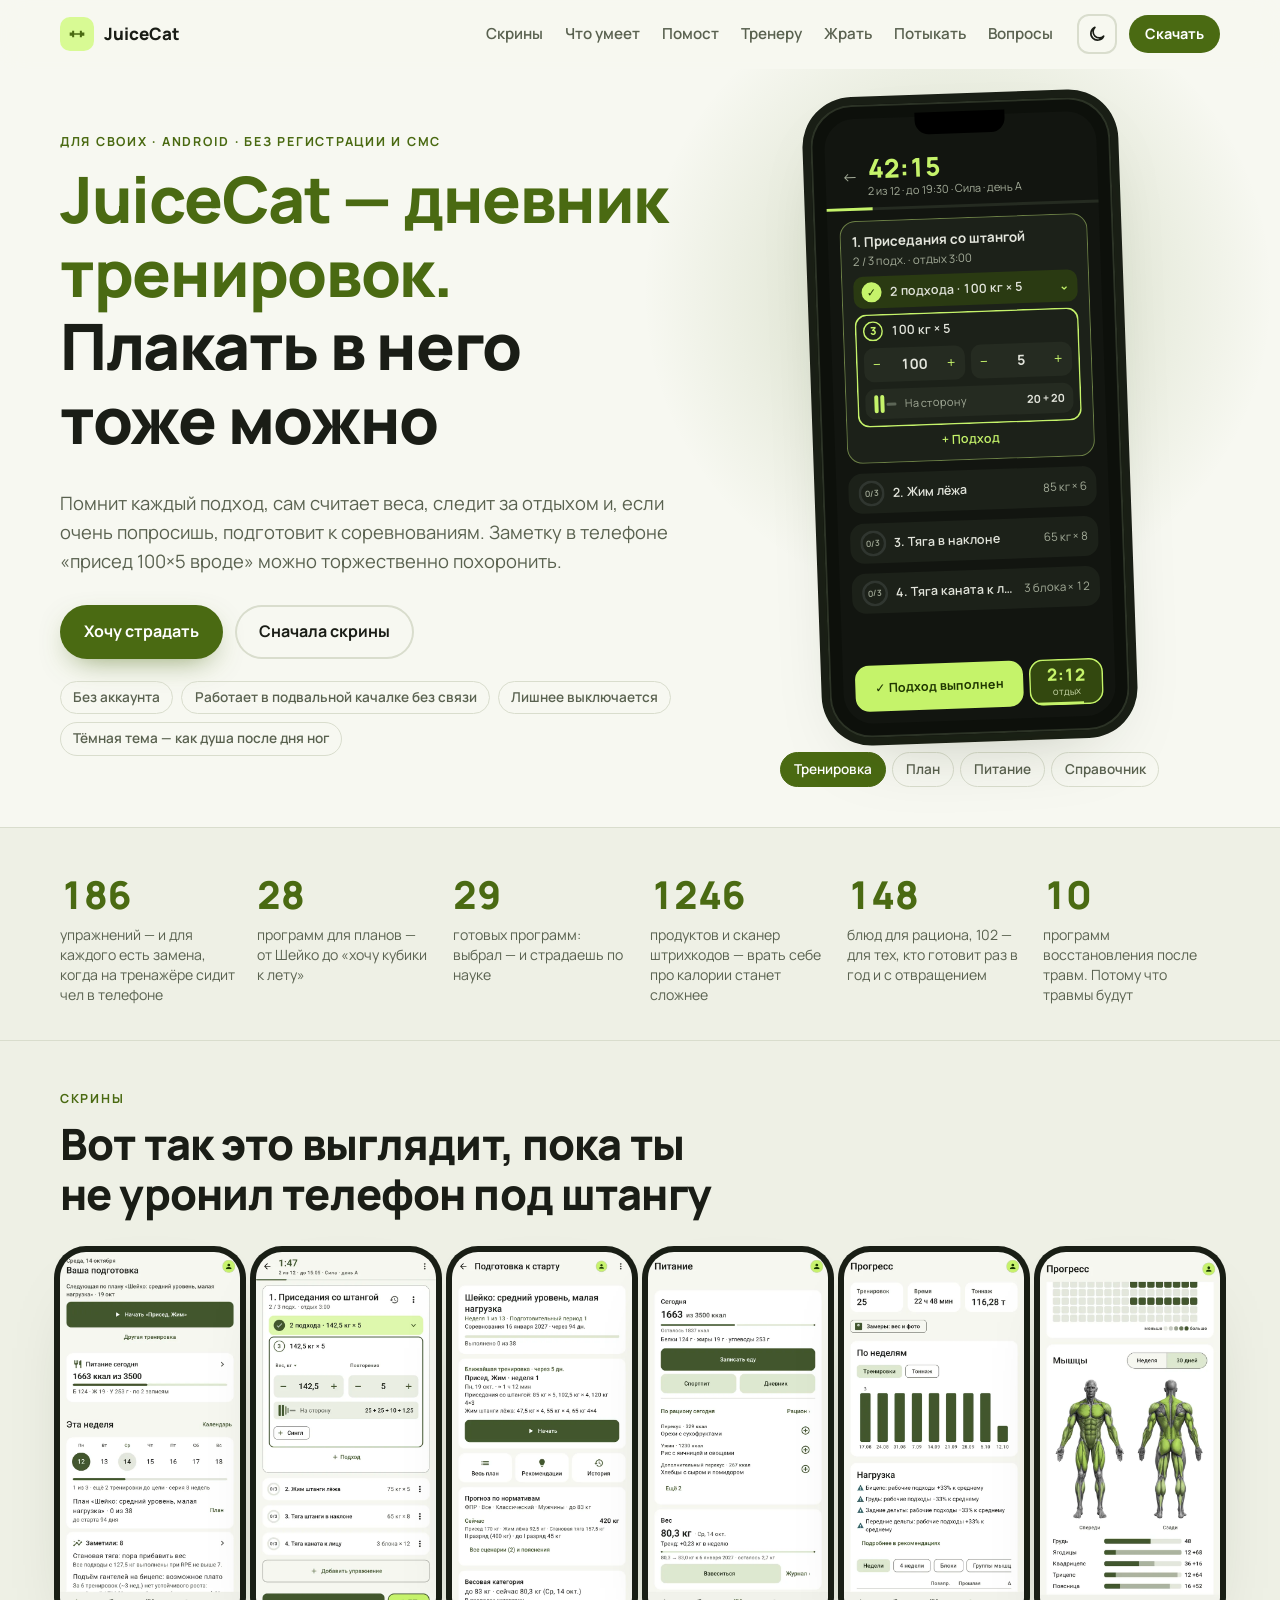
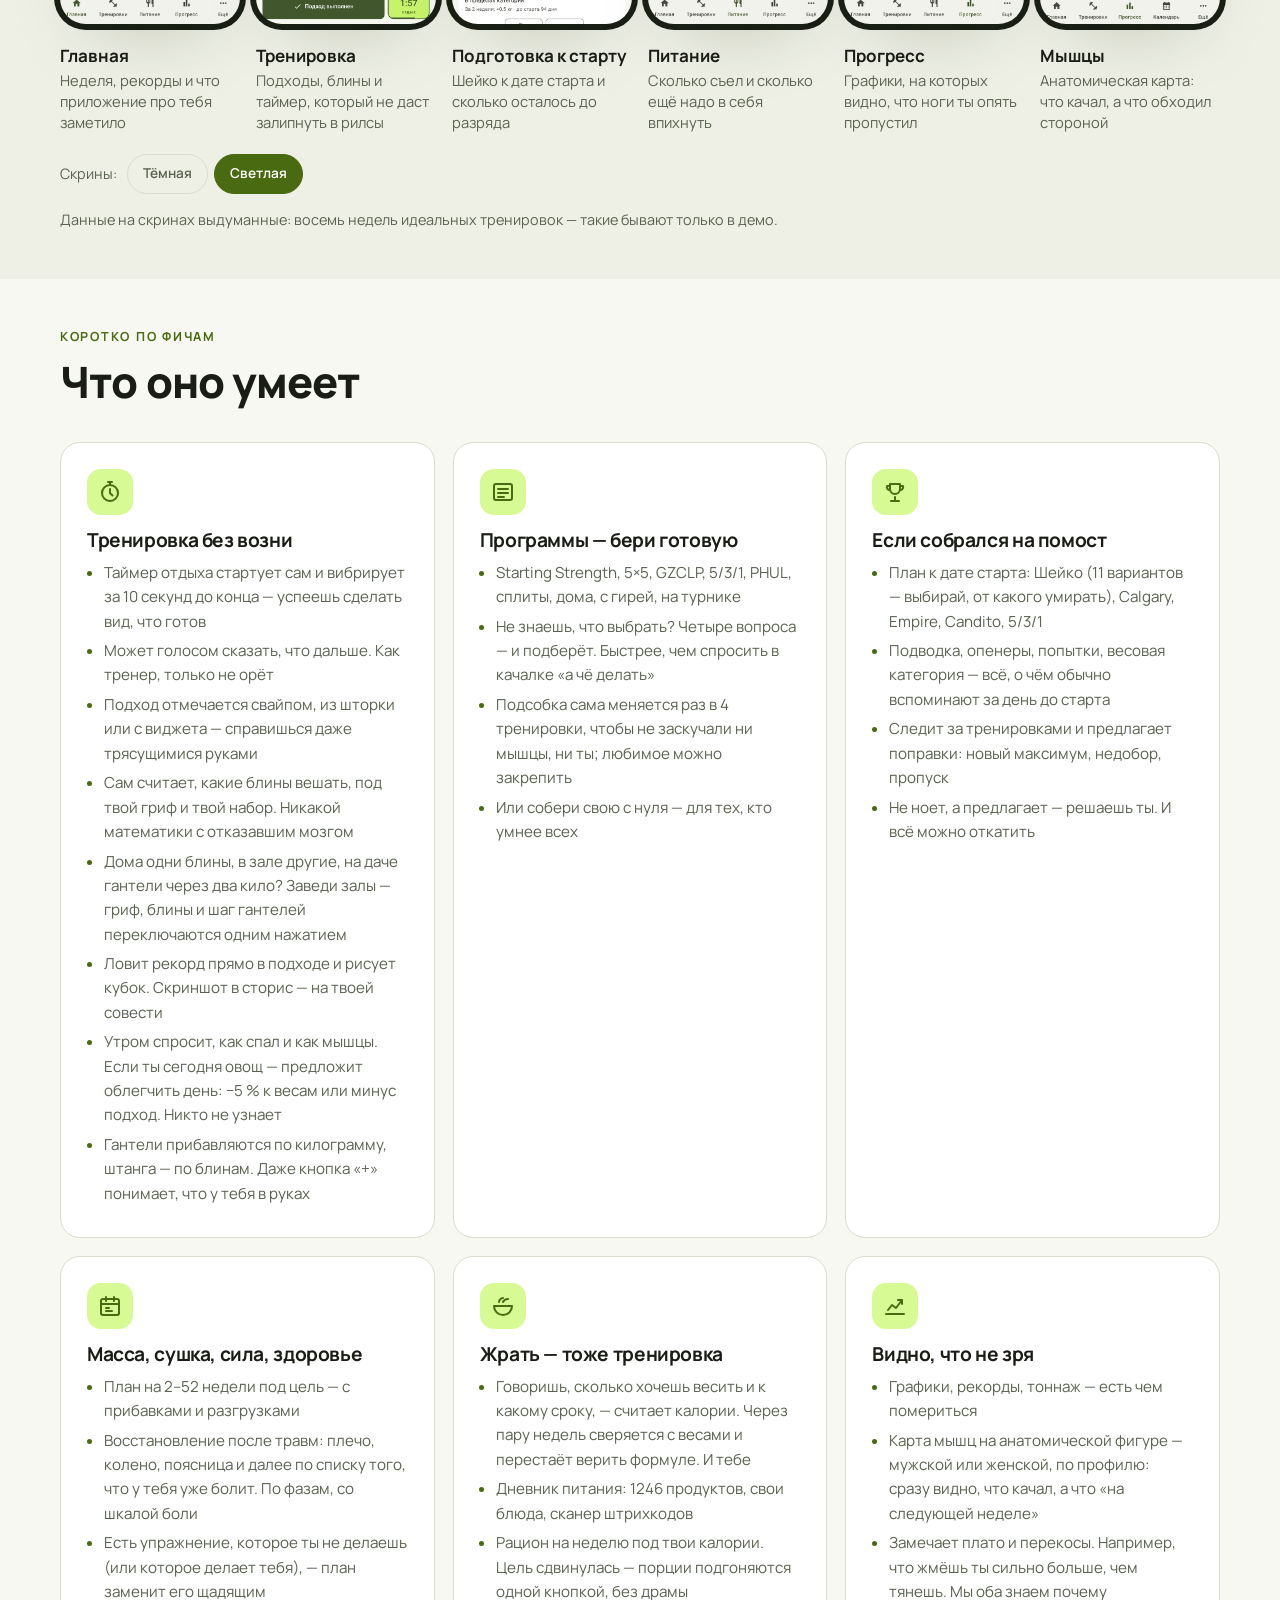
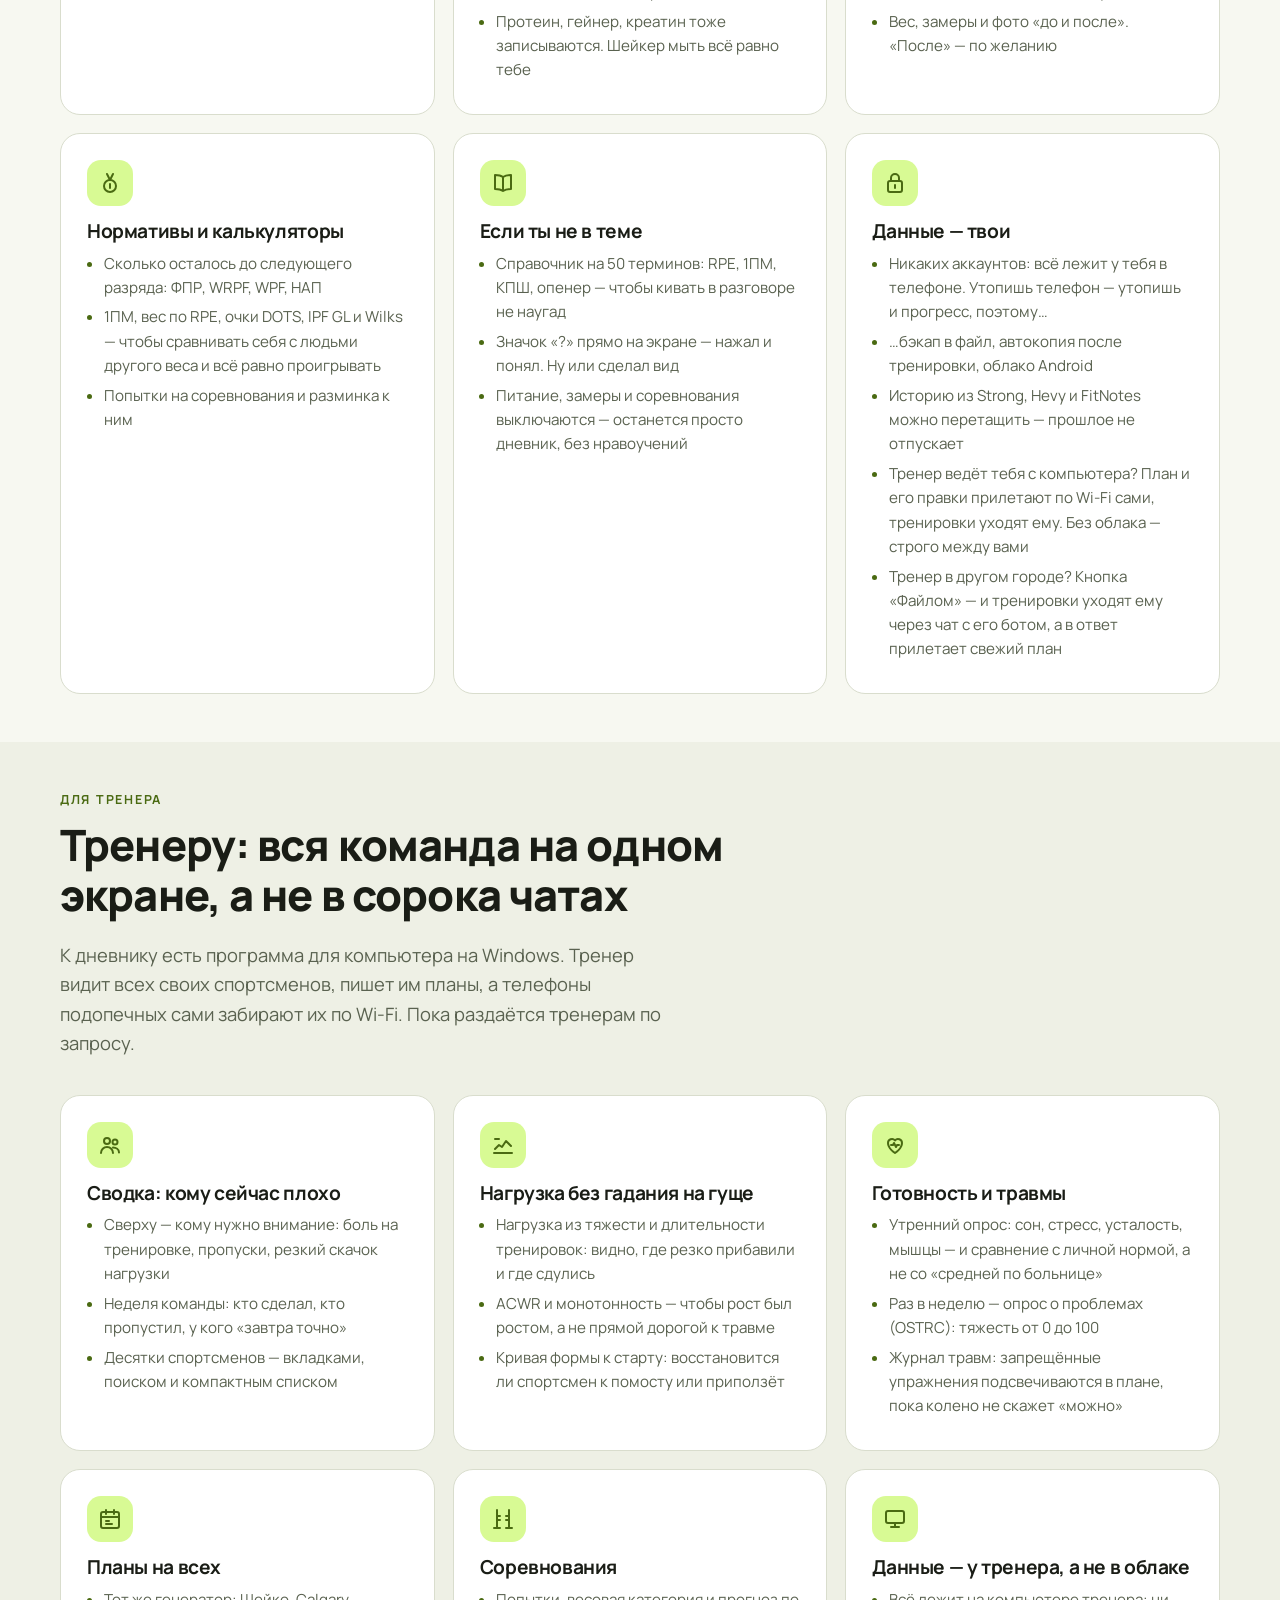
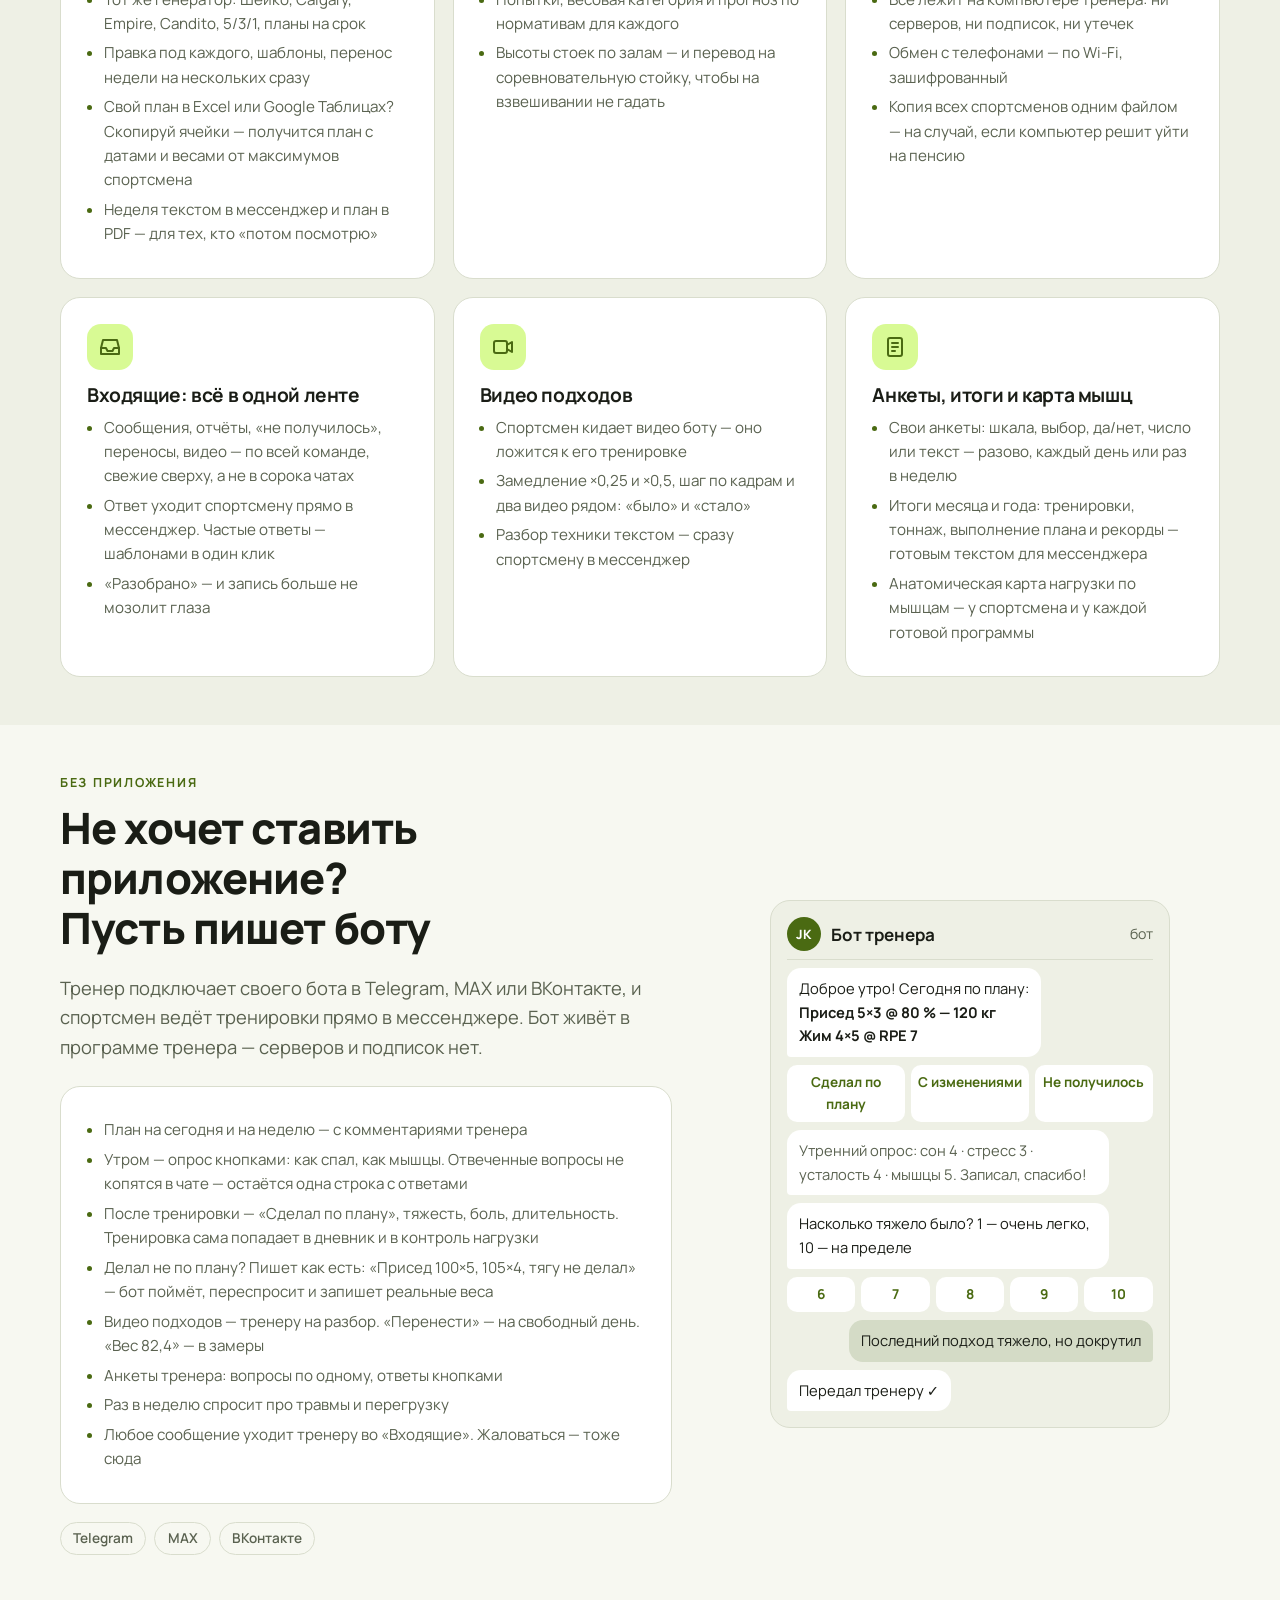
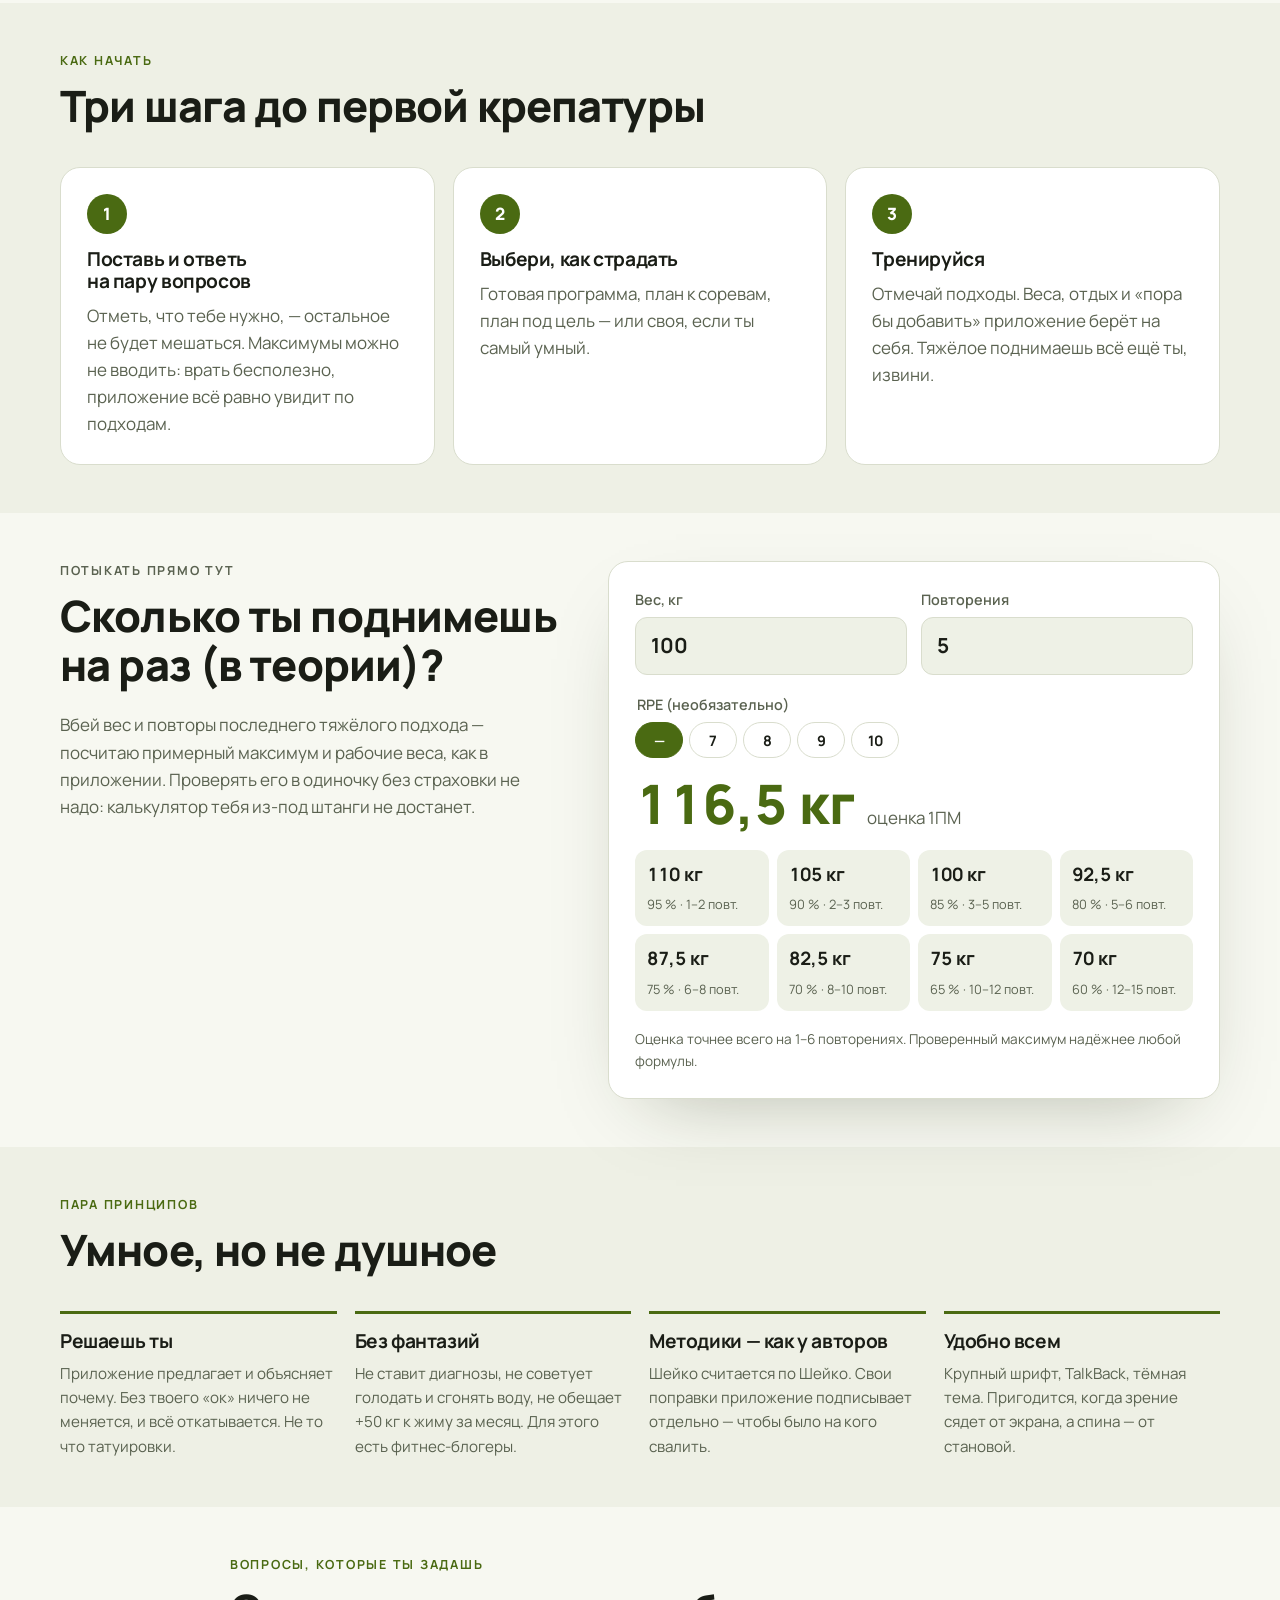
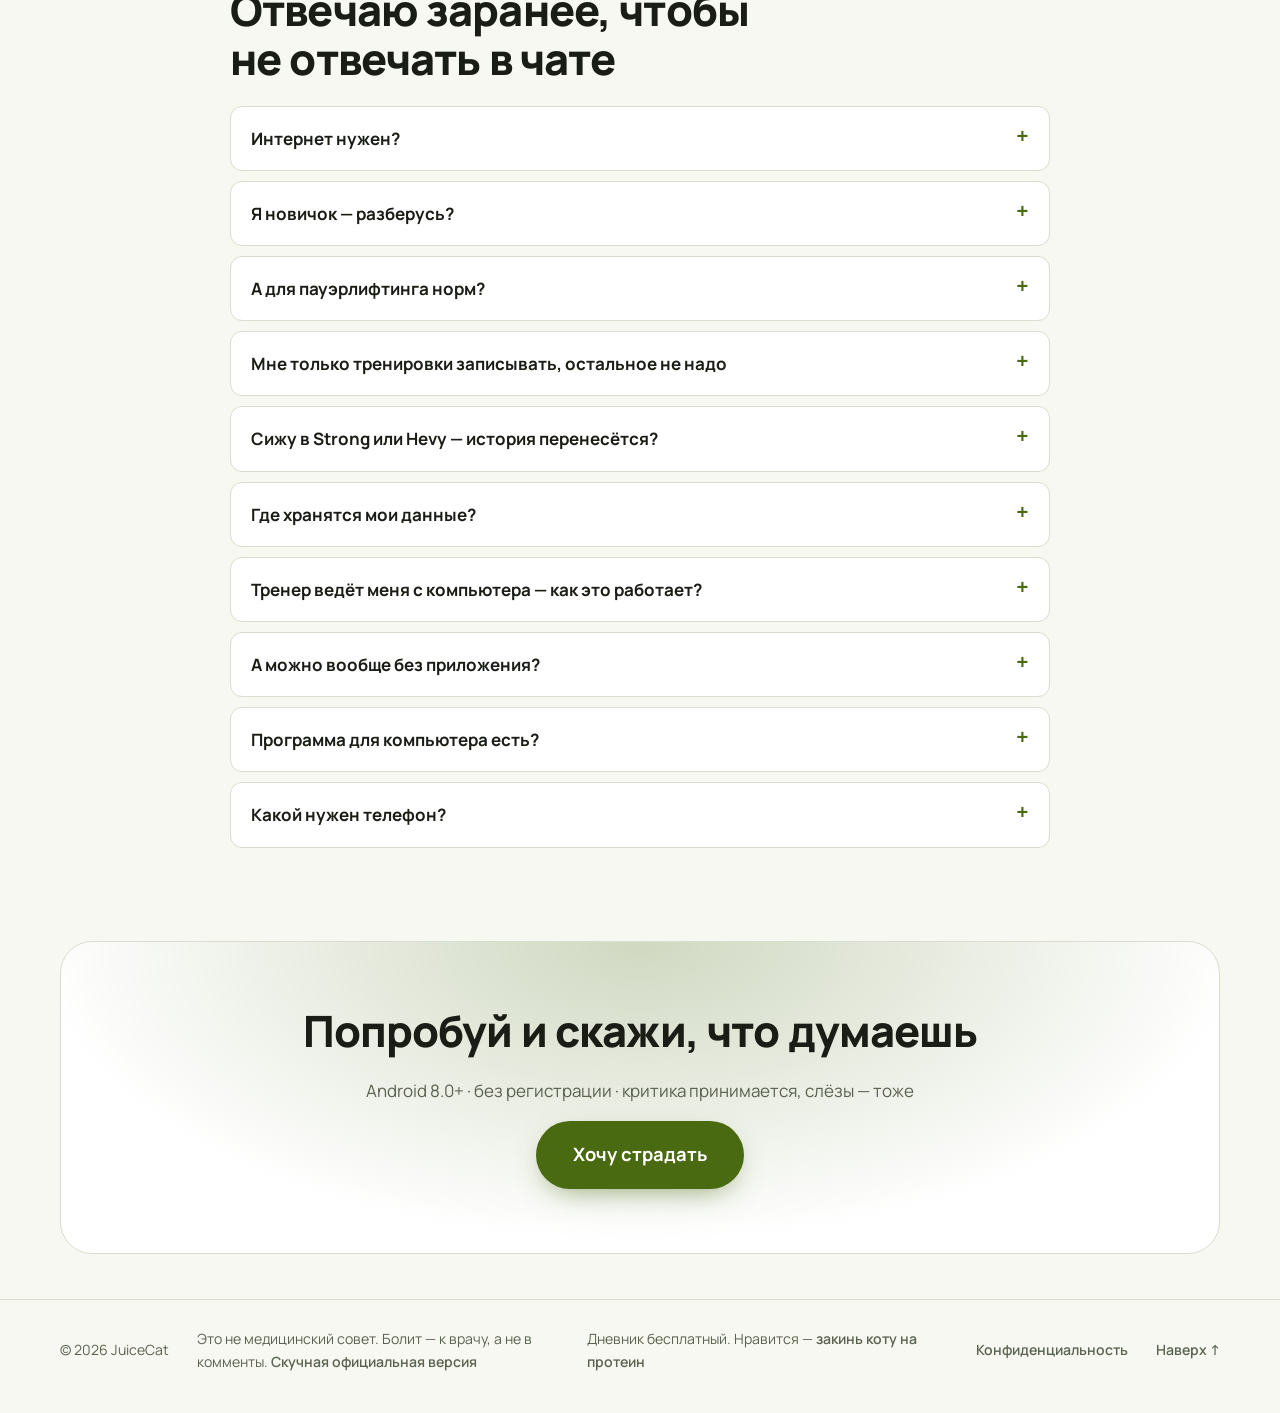
<file: index.html>
<!doctype html>
<html lang="ru" class="no-js">
<head>
  <meta charset="utf-8">
  <meta name="viewport" content="width=device-width, initial-scale=1">
  <title>JuiceCat — дневник тренировок, пока колени ещё работают</title>
  <meta name="description" content="Я сделал дневник тренировок. Он помнит всё, что ты забыл между подходами.">
  <meta name="theme-color" content="#11140f">
  <link rel="preconnect" href="https://fonts.googleapis.com">
  <link rel="preconnect" href="https://fonts.gstatic.com" crossorigin>
  <link href="https://fonts.googleapis.com/css2?family=Manrope:wght@400;500;600;700;800&display=swap" rel="stylesheet">
  <link rel="stylesheet" href="styles.css?v=10">
  <script>
    // Тема до отрисовки, чтобы страница не мигала: сохранённый выбор важнее системной.
    try { const t = localStorage.getItem("theme"); if (t === "light" || t === "dark") document.documentElement.dataset.theme = t; } catch (e) {}
  </script>
  <link rel="icon" href="data:image/svg+xml,%3Csvg xmlns='http://www.w3.org/2000/svg' viewBox='0 0 64 64'%3E%3Crect width='64' height='64' rx='16' fill='%2311140f'/%3E%3Cpath d='M14 28h6v8h-6zM44 28h6v8h-6zM20 24h5v16h-5zM39 24h5v16h-5zM25 30h14v4H25z' fill='%23c5f36a'/%3E%3C/svg%3E">
</head>
<body>
  <span id="top"></span>
  <a class="skip" href="#main">К содержанию</a>

  <header class="nav">
    <div class="wrap nav__inner">
      <a class="brand" href="#top" aria-label="JuiceCat — в начало">
        <span class="brand__logo" aria-hidden="true">
          <svg viewBox="0 0 64 64"><path d="M14 28h6v8h-6zM44 28h6v8h-6zM20 24h5v16h-5zM39 24h5v16h-5zM25 30h14v4H25z"/></svg>
        </span>
        <span>JuiceCat</span>
      </a>
      <nav class="nav__links" aria-label="Разделы">
        <a href="#screens">Скрины</a>
        <a href="#features">Что умеет</a>
        <a href="#plan">Помост</a>
        <a href="#coach">Тренеру</a>
        <a href="#food">Жрать</a>
        <a href="#try">Потыкать</a>
        <a href="#faq">Вопросы</a>
      </nav>
      <button class="theme-toggle" type="button" data-theme-toggle aria-label="Тёмная тема" aria-pressed="false">
        <svg class="theme-toggle__moon" viewBox="0 0 24 24" aria-hidden="true"><path d="M20 14.5A8 8 0 1 1 9.5 4a6.5 6.5 0 0 0 10.5 10.5z"/></svg>
        <svg class="theme-toggle__sun" viewBox="0 0 24 24" aria-hidden="true"><circle cx="12" cy="12" r="4"/><path d="M12 2v2M12 20v2M4.9 4.9l1.4 1.4M17.7 17.7l1.4 1.4M2 12h2M20 12h2M4.9 19.1l1.4-1.4M17.7 6.3l1.4-1.4"/></svg>
      </button>
      <a class="btn btn--small" href="#download" data-download>Скачать</a>
    </div>
  </header>

  <main id="main">
    <!-- ============================================================ HERO -->
    <section class="hero">
      <div class="wrap hero__grid">
        <div class="hero__text reveal">
          <p class="eyebrow">Для своих · Android · без регистрации и смс</p>
          <h1><span class="accent">JuiceCat&nbsp;— дневник тренировок.</span> Плакать в&nbsp;него тоже можно</h1>
          <p class="lead">
            Помнит каждый подход, сам считает веса, следит за отдыхом и, если очень попросишь, подготовит к соревнованиям.
            Заметку в телефоне «присед 100×5 вроде» можно торжественно похоронить.
          </p>
          <div class="hero__cta">
            <a class="btn" href="#download" data-download>Хочу страдать</a>
            <a class="btn btn--ghost" href="#screens">Сначала скрины</a>
          </div>
          <ul class="hero__chips" aria-label="Коротко">
            <li>Без аккаунта</li>
            <li>Работает в подвальной качалке без связи</li>
            <li>Лишнее выключается</li>
            <li>Тёмная тема — как душа после дня ног</li>
          </ul>
        </div>

        <div class="hero__phone reveal" aria-label="Экраны приложения">
          <div class="phone" role="tabpanel" id="phone-screen" aria-live="polite">
            <div class="phone__notch" aria-hidden="true"></div>

            <!-- Тренировка -->
            <div class="screen is-active" data-screen="workout">
              <div class="scr-top">
                <span class="scr-back" aria-hidden="true">←</span>
                <div>
                  <div class="scr-timer">42:15</div>
                  <div class="scr-sub">2 из 12 · до 19:30 · Сила · день A</div>
                </div>
              </div>
              <div class="scr-progress" aria-hidden="true"><i style="width:17%"></i></div>
              <div class="card card--cur">
                <div class="card__title">1. Приседания со штангой</div>
                <div class="card__meta">2 / 3 подх. · отдых 3:00</div>
                <div class="w-done-row"><span class="w-badge">✓</span><span>2 подхода · 100 кг × 5</span><span class="w-chev" aria-hidden="true">⌄</span></div>
                <div class="w-cur-set">
                  <div class="w-cur-set__row"><span class="w-num">3</span><span>100 кг × 5</span></div>
                  <div class="w-steps">
                    <div class="w-step"><span>−</span><b>100</b><span>+</span></div>
                    <div class="w-step"><span>−</span><b>5</b><span>+</span></div>
                  </div>
                  <div class="w-plates-row">
                    <span class="w-plates" aria-hidden="true"><i class="w-p20"></i><i class="w-p20"></i><i class="w-bar"></i></span>
                    <span class="w-plates-row__label">На сторону</span>
                    <b>20 + 20</b>
                  </div>
                </div>
                <div class="w-add-set">+ Подход</div>
              </div>
              <div class="w-ex-row"><span class="w-mini">0/3</span><span>2. Жим лёжа</span><span class="w-ex-row__next">85 кг × 6</span></div>
              <div class="w-ex-row"><span class="w-mini">0/3</span><span>3. Тяга в наклоне</span><span class="w-ex-row__next">65 кг × 8</span></div>
              <div class="w-ex-row"><span class="w-mini">0/3</span><span>4. Тяга каната к лицу</span><span class="w-ex-row__next">3 блока × 12</span></div>
              <div class="w-bottom-bar">
                <div class="w-main-btn">✓ Подход выполнен</div>
                <div class="w-rest-pill">
                  <b data-rest>2:15</b><small>отдых</small>
                  <span class="w-rest-pill__bar"><i data-rest-bar></i></span>
                </div>
              </div>
            </div>

            <!-- План -->
            <div class="screen" data-screen="plan">
              <div class="scr-top"><span class="scr-back" aria-hidden="true">←</span><div class="scr-title">Подготовка к старту</div></div>
              <div class="card">
                <div class="card__title">Calgary Barbell</div>
                <div class="card__meta accent">Неделя 9 из 16 · Интенсификация</div>
                <div class="card__meta">Соревнования 25 января · через 52 дн.</div>
                <div class="progress"><i style="width:56%"></i></div>
              </div>
              <div class="card card--hi">
                <div class="card__meta accent">Сегодня</div>
                <div class="card__title">Присед · жим · неделя 9</div>
                <div class="card__meta">Присед 3 × 3 @ 82,5 % — 137,5 кг<br>Жим 4 × 4 @ RPE 8</div>
                <div class="btn btn--small btn--block">▶ Начать</div>
              </div>
              <div class="card">
                <div class="card__title">Рекомендации: 1</div>
                <div class="card__meta">Присед: рекорд 150 кг — обновить максимум?</div>
              </div>
            </div>

            <!-- Питание -->
            <div class="screen" data-screen="food">
              <div class="scr-top"><div class="scr-title scr-title--big">Питание</div></div>
              <div class="card">
                <div class="card__meta accent">Цель: 82 кг к 1 марта</div>
                <div class="ring" style="--p:.68"><div><b>1 890</b><small>из 2 780 ккал</small></div></div>
                <div class="macros">
                  <span>Белки <b>142</b>/170</span><span>Жиры <b>58</b>/80</span><span>Углев. <b>190</b>/320</span>
                </div>
              </div>
              <div class="card">
                <div class="card__title">Тренд веса</div>
                <svg class="spark" viewBox="0 0 200 50" aria-hidden="true"><polyline points="0,12 20,16 40,14 60,20 80,22 100,21 120,27 140,30 160,29 180,35 200,38"/></svg>
                <div class="card__meta">−0,4 кг в неделю · в плане</div>
              </div>
            </div>

            <!-- Справочник -->
            <div class="screen" data-screen="glossary">
              <div class="scr-top"><span class="scr-back" aria-hidden="true">←</span><div class="scr-title">Справочник</div></div>
              <div class="search">⌕ RPE</div>
              <div class="card">
                <div class="card__title">RPE — оценка тяжести подхода</div>
                <div class="card__meta">Насколько тяжёлым был подход по шкале до 10: сколько повторений оставалось в запасе.</div>
                <div class="card__meta accent">Пример: 120 кг × 5, могли бы ещё два — это RPE 8.</div>
                <div class="chips"><span>RIR</span><span>Форма дня</span><span>Оценка 1ПМ</span></div>
              </div>
            </div>
          </div>
          <div class="phone-tabs" role="tablist" aria-label="Экран в телефоне">
            <button role="tab" aria-selected="true" aria-controls="phone-screen" data-show="workout">Тренировка</button>
            <button role="tab" aria-selected="false" aria-controls="phone-screen" data-show="plan">План</button>
            <button role="tab" aria-selected="false" aria-controls="phone-screen" data-show="food">Питание</button>
            <button role="tab" aria-selected="false" aria-controls="phone-screen" data-show="glossary">Справочник</button>
          </div>
        </div>
      </div>
    </section>

    <!-- ============================================================ NUMBERS -->
    <section class="numbers" aria-label="В цифрах">
      <div class="wrap numbers__grid">
        <div class="num reveal"><b data-count="186">186</b><span>упражнений — и для каждого есть замена, когда на тренажёре сидит чел в телефоне</span></div>
        <div class="num reveal"><b data-count="28">28</b><span>программ для планов — от Шейко до «хочу кубики к лету»</span></div>
        <div class="num reveal"><b data-count="29">29</b><span>готовых программ: выбрал — и страдаешь по науке</span></div>
        <div class="num reveal"><b data-count="1246">1246</b><span>продуктов и сканер штрихкодов — врать себе про калории станет сложнее</span></div>
        <div class="num reveal"><b data-count="148">148</b><span>блюд для рациона, 102 — для тех, кто готовит раз в год и с отвращением</span></div>
        <div class="num reveal"><b data-count="10">10</b><span>программ восстановления после травм. Потому что травмы будут</span></div>
      </div>
    </section>

    <!-- ============================================================ SCREENS -->
    <section class="section section--alt" id="screens" aria-labelledby="screens-title">
      <div class="wrap">
        <p class="eyebrow reveal">Скрины</p>
        <h2 id="screens-title" class="reveal">Вот так это выглядит, пока ты не уронил телефон под штангу</h2>
        <div class="shots" tabindex="0" aria-label="Снимки экранов, прокручиваются вбок">
          <figure class="shot reveal">
            <img class="shot__img shot__img--dark" src="screens/home.webp?v=4" width="600" height="1241" loading="lazy" decoding="async" alt="Экран «Главная»: неделя, план, что заметили и итоги недели">
            <img class="shot__img shot__img--light" src="screens/home-light.webp?v=4" width="600" height="1241" loading="lazy" decoding="async" alt="Экран «Главная»: неделя, план, что заметили и итоги недели">
            <figcaption>Главная<span>Неделя, рекорды и что приложение про тебя заметило</span></figcaption>
          </figure>
          <figure class="shot reveal">
            <img class="shot__img shot__img--dark" src="screens/workout.webp?v=5" width="600" height="1241" loading="lazy" decoding="async" alt="Экран «Тренировка»: выполненные подходы свёрнуты, текущий раскрыт с блинами на сторону, отдых рядом с главной кнопкой">
            <img class="shot__img shot__img--light" src="screens/workout-light.webp?v=5" width="600" height="1241" loading="lazy" decoding="async" alt="Экран «Тренировка»: выполненные подходы свёрнуты, текущий раскрыт с блинами на сторону, отдых рядом с главной кнопкой">
            <figcaption>Тренировка<span>Подходы, блины и таймер, который не даст залипнуть в рилсы</span></figcaption>
          </figure>
          <figure class="shot reveal">
            <img class="shot__img shot__img--dark" src="screens/plan.webp?v=4" width="600" height="1241" loading="lazy" decoding="async" alt="Экран «Подготовка к старту»: план по шейко к дате, прогноз разряда, весовая категория">
            <img class="shot__img shot__img--light" src="screens/plan-light.webp?v=4" width="600" height="1241" loading="lazy" decoding="async" alt="Экран «Подготовка к старту»: план по шейко к дате, прогноз разряда, весовая категория">
            <figcaption>Подготовка к старту<span>Шейко к дате старта и сколько осталось до разряда</span></figcaption>
          </figure>
          <figure class="shot reveal">
            <img class="shot__img shot__img--dark" src="screens/food.webp?v=4" width="600" height="1241" loading="lazy" decoding="async" alt="Экран «Питание»: калории на сегодня, рацион и тренд веса">
            <img class="shot__img shot__img--light" src="screens/food-light.webp?v=4" width="600" height="1241" loading="lazy" decoding="async" alt="Экран «Питание»: калории на сегодня, рацион и тренд веса">
            <figcaption>Питание<span>Сколько съел и сколько ещё надо в себя впихнуть</span></figcaption>
          </figure>
          <figure class="shot reveal">
            <img class="shot__img shot__img--dark" src="screens/stats.webp?v=4" width="600" height="1241" loading="lazy" decoding="async" alt="Экран «Прогресс»: тренировки по неделям, тоннаж и нагрузка по мышцам">
            <img class="shot__img shot__img--light" src="screens/stats-light.webp?v=4" width="600" height="1241" loading="lazy" decoding="async" alt="Экран «Прогресс»: тренировки по неделям, тоннаж и нагрузка по мышцам">
            <figcaption>Прогресс<span>Графики, на которых видно, что ноги ты опять пропустил</span></figcaption>
          </figure>
          <figure class="shot reveal">
            <img class="shot__img shot__img--dark" src="screens/muscles.webp?v=1" width="600" height="1241" loading="lazy" decoding="async" alt="Карта мышц на анатомической фигуре спереди и сзади: нагруженные за 30 дней мышцы подсвечены">
            <img class="shot__img shot__img--light" src="screens/muscles-light.webp?v=1" width="600" height="1241" loading="lazy" decoding="async" alt="Карта мышц на анатомической фигуре спереди и сзади: нагруженные за 30 дней мышцы подсвечены">
            <figcaption>Мышцы<span>Анатомическая карта: что качал, а что обходил стороной</span></figcaption>
          </figure>
        </div>
        <div class="shots__switch" role="group" aria-label="Тема на скриншотах">
          <span>Скрины:</span>
          <button type="button" data-shots-theme="dark" aria-pressed="true">Тёмная</button>
          <button type="button" data-shots-theme="light" aria-pressed="false">Светлая</button>
        </div>
        <p class="shots__note reveal">Данные на скринах выдуманные: восемь недель идеальных тренировок — такие бывают только в демо.</p>
      </div>
    </section>

    <!-- ============================================================ FEATURES -->
    <section class="section" id="features">
      <div class="wrap">
        <p class="eyebrow reveal">Коротко по фичам</p>
        <h2 class="reveal">Что оно умеет</h2>

        <div class="features">
          <article class="feature reveal">
            <div class="feature__icon" aria-hidden="true"><svg viewBox="0 0 24 24"><circle cx="12" cy="13" r="8"/><path d="M12 9v4l2.5 2.5M10 2h4M12 2v3"/></svg></div>
            <h3>Тренировка без возни</h3>
            <ul>
              <li>Таймер отдыха стартует сам и вибрирует за 10 секунд до конца — успеешь сделать вид, что готов</li>
              <li>Может голосом сказать, что дальше. Как тренер, только не орёт</li>
              <li>Подход отмечается свайпом, из шторки или с виджета — справишься даже трясущимися руками</li>
              <li>Сам считает, какие блины вешать, под твой гриф и твой набор. Никакой математики с отказавшим мозгом</li>
              <li>Дома одни блины, в зале другие, на даче гантели через два кило? Заведи залы — гриф, блины и шаг гантелей переключаются одним нажатием</li>
              <li>Ловит рекорд прямо в подходе и рисует кубок. Скриншот в сторис — на твоей совести</li>
              <li>Утром спросит, как спал и как мышцы. Если ты сегодня овощ — предложит облегчить день: −5 % к весам или минус подход. Никто не узнает</li>
              <li>Гантели прибавляются по килограмму, штанга — по блинам. Даже кнопка «+» понимает, что у тебя в руках</li>
            </ul>
          </article>

          <article class="feature reveal">
            <div class="feature__icon" aria-hidden="true"><svg viewBox="0 0 24 24"><rect x="3" y="4" width="18" height="16" rx="2"/><path d="M7 9h10M7 13h10M7 17h6"/></svg></div>
            <h3>Программы — бери готовую</h3>
            <ul>
              <li>Starting Strength, 5×5, GZCLP, 5/3/1, PHUL, сплиты, дома, с гирей, на турнике</li>
              <li>Не знаешь, что выбрать? Четыре вопроса — и подберёт. Быстрее, чем спросить в качалке «а чё делать»</li>
              <li>Подсобка сама меняется раз в 4 тренировки, чтобы не заскучали ни мышцы, ни ты; любимое можно закрепить</li>
              <li>Или собери свою с нуля — для тех, кто умнее всех</li>
            </ul>
          </article>

          <article class="feature reveal" id="plan">
            <div class="feature__icon" aria-hidden="true"><svg viewBox="0 0 24 24"><path d="M8 21h8M12 17v4M7 4h10v5a5 5 0 0 1-10 0V4zM7 6H4a3 3 0 0 0 3 4M17 6h3a3 3 0 0 1-3 4"/></svg></div>
            <h3>Если собрался на помост</h3>
            <ul>
              <li>План к дате старта: Шейко (11 вариантов — выбирай, от какого умирать), Calgary, Empire, Candito, 5/3/1</li>
              <li>Подводка, опенеры, попытки, весовая категория — всё, о чём обычно вспоминают за день до старта</li>
              <li>Следит за тренировками и предлагает поправки: новый максимум, недобор, пропуск</li>
              <li>Не ноет, а предлагает — решаешь ты. И всё можно откатить</li>
            </ul>
          </article>

          <article class="feature reveal">
            <div class="feature__icon" aria-hidden="true"><svg viewBox="0 0 24 24"><rect x="3" y="5" width="18" height="16" rx="2"/><path d="M3 10h18M8 3v4M16 3v4M8 14h3M8 17h6"/></svg></div>
            <h3>Масса, сушка, сила, здоровье</h3>
            <ul>
              <li>План на 2–52 недели под цель — с прибавками и разгрузками</li>
              <li>Восстановление после травм: плечо, колено, поясница и далее по списку того, что у тебя уже болит. По фазам, со шкалой боли</li>
              <li>Есть упражнение, которое ты не делаешь (или которое делает тебя), — план заменит его щадящим</li>
            </ul>
          </article>

          <article class="feature reveal" id="food">
            <div class="feature__icon" aria-hidden="true"><svg viewBox="0 0 24 24"><path d="M3 12h18a9 9 0 0 1-18 0zM8 8c0-2 2-4 4-4M12 8c1-2 3-3 5-3"/></svg></div>
            <h3>Жрать — тоже тренировка</h3>
            <ul>
              <li>Говоришь, сколько хочешь весить и к какому сроку, — считает калории. Через пару недель сверяется с весами и перестаёт верить формуле. И тебе</li>
              <li>Дневник питания: 1246 продуктов, свои блюда, сканер штрихкодов</li>
              <li>Рацион на неделю под твои калории. Цель сдвинулась — порции подгоняются одной кнопкой, без драмы</li>
              <li>Протеин, гейнер, креатин тоже записываются. Шейкер мыть всё равно тебе</li>
            </ul>
          </article>

          <article class="feature reveal">
            <div class="feature__icon" aria-hidden="true"><svg viewBox="0 0 24 24"><path d="M3 20h18M5 16l4-5 4 3 6-8"/><path d="M15 6h4v4"/></svg></div>
            <h3>Видно, что не зря</h3>
            <ul>
              <li>Графики, рекорды, тоннаж — есть чем помериться</li>
              <li>Карта мышц на анатомической фигуре — мужской или женской, по профилю: сразу видно, что качал, а что «на следующей неделе»</li>
              <li>Замечает плато и перекосы. Например, что жмёшь ты сильно больше, чем тянешь. Мы оба знаем почему</li>
              <li>Вес, замеры и фото «до и после». «После» — по желанию</li>
            </ul>
          </article>

          <article class="feature reveal">
            <div class="feature__icon" aria-hidden="true"><svg viewBox="0 0 24 24"><circle cx="12" cy="15" r="6"/><path d="M9 3l3 6 3-6M12 13v4"/></svg></div>
            <h3>Нормативы и калькуляторы</h3>
            <ul>
              <li>Сколько осталось до следующего разряда: ФПР, WRPF, WPF, НАП</li>
              <li>1ПМ, вес по RPE, очки DOTS, IPF GL и Wilks — чтобы сравнивать себя с людьми другого веса и всё равно проигрывать</li>
              <li>Попытки на соревнования и разминка к ним</li>
            </ul>
          </article>

          <article class="feature reveal">
            <div class="feature__icon" aria-hidden="true"><svg viewBox="0 0 24 24"><path d="M12 6c-2-1.5-5-2-8-2v14c3 0 6 .5 8 2 2-1.5 5-2 8-2V4c-3 0-6 .5-8 2zM12 6v14"/></svg></div>
            <h3>Если ты не в теме</h3>
            <ul>
              <li>Справочник на 50 терминов: RPE, 1ПМ, КПШ, опенер — чтобы кивать в разговоре не наугад</li>
              <li>Значок «?» прямо на экране — нажал и понял. Ну или сделал вид</li>
              <li>Питание, замеры и соревнования выключаются — останется просто дневник, без нравоучений</li>
            </ul>
          </article>

          <article class="feature reveal">
            <div class="feature__icon" aria-hidden="true"><svg viewBox="0 0 24 24"><rect x="5" y="10" width="14" height="11" rx="2"/><path d="M8 10V7a4 4 0 0 1 8 0v3M12 14v3"/></svg></div>
            <h3>Данные — твои</h3>
            <ul>
              <li>Никаких аккаунтов: всё лежит у тебя в телефоне. Утопишь телефон — утопишь и прогресс, поэтому…</li>
              <li>…бэкап в файл, автокопия после тренировки, облако Android</li>
              <li>Историю из Strong, Hevy и FitNotes можно перетащить — прошлое не отпускает</li>
              <li>Тренер ведёт тебя с компьютера? План и его правки прилетают по Wi‑Fi сами, тренировки уходят ему. Без облака — строго между вами</li>
              <li>Тренер в другом городе? Кнопка «Файлом» — и тренировки уходят ему через чат с его ботом, а в ответ прилетает свежий план</li>
            </ul>
          </article>
        </div>
      </div>
    </section>


    <!-- ============================================================ COACH -->
    <section class="section section--alt" id="coach" aria-labelledby="coach-title">
      <div class="wrap">
        <p class="eyebrow reveal">Для тренера</p>
        <h2 id="coach-title" class="reveal">Тренеру: вся команда на одном экране, а не в сорока чатах</h2>
        <p class="lead reveal">К дневнику есть программа для компьютера на Windows. Тренер видит всех своих спортсменов, пишет им планы, а телефоны подопечных сами забирают их по Wi‑Fi. Пока раздаётся тренерам по запросу.</p>
        <div class="features">
          <article class="feature reveal">
            <div class="feature__icon" aria-hidden="true"><svg viewBox="0 0 24 24"><circle cx="9" cy="8" r="3"/><circle cx="17" cy="9" r="2.5"/><path d="M3 20c0-3.3 2.7-6 6-6s6 2.7 6 6M15 14.5c3 0 6 1.8 6 5"/></svg></div>
            <h3>Сводка: кому сейчас плохо</h3>
            <ul>
              <li>Сверху — кому нужно внимание: боль на тренировке, пропуски, резкий скачок нагрузки</li>
              <li>Неделя команды: кто сделал, кто пропустил, у кого «завтра точно»</li>
              <li>Десятки спортсменов — вкладками, поиском и компактным списком</li>
            </ul>
          </article>

          <article class="feature reveal">
            <div class="feature__icon" aria-hidden="true"><svg viewBox="0 0 24 24"><path d="M3 20h18M4 16l4-4 3 2 4-6 5 5"/><path d="M4 6h4"/></svg></div>
            <h3>Нагрузка без гадания на гуще</h3>
            <ul>
              <li>Нагрузка из тяжести и длительности тренировок: видно, где резко прибавили и где сдулись</li>
              <li>ACWR и монотонность — чтобы рост был ростом, а не прямой дорогой к травме</li>
              <li>Кривая формы к старту: восстановится ли спортсмен к помосту или приползёт</li>
            </ul>
          </article>

          <article class="feature reveal">
            <div class="feature__icon" aria-hidden="true"><svg viewBox="0 0 24 24"><path d="M12 20s-7-4.5-7-10a4 4 0 0 1 7-2.6A4 4 0 0 1 19 10c0 5.5-7 10-7 10z"/><path d="M8 12h2l1-2 2 4 1-2h2"/></svg></div>
            <h3>Готовность и травмы</h3>
            <ul>
              <li>Утренний опрос: сон, стресс, усталость, мышцы — и сравнение с личной нормой, а не со «средней по больнице»</li>
              <li>Раз в неделю — опрос о проблемах (OSTRC): тяжесть от 0 до 100</li>
              <li>Журнал травм: запрещённые упражнения подсвечиваются в плане, пока колено не скажет «можно»</li>
            </ul>
          </article>

          <article class="feature reveal">
            <div class="feature__icon" aria-hidden="true"><svg viewBox="0 0 24 24"><rect x="3" y="5" width="18" height="16" rx="2"/><path d="M3 10h18M8 3v4M16 3v4M8 14h3M8 17h6"/></svg></div>
            <h3>Планы на всех</h3>
            <ul>
              <li>Тот же генератор: Шейко, Calgary, Empire, Candito, 5/3/1, планы на срок</li>
              <li>Правка под каждого, шаблоны, перенос недели на нескольких сразу</li>
              <li>Свой план в Excel или Google Таблицах? Скопируй ячейки — получится план с датами и весами от максимумов спортсмена</li>
              <li>Неделя текстом в мессенджер и план в PDF — для тех, кто «потом посмотрю»</li>
            </ul>
          </article>

          <article class="feature reveal">
            <div class="feature__icon" aria-hidden="true"><svg viewBox="0 0 24 24"><path d="M6 3v18M18 3v18M6 9h3M18 9h-3M6 13h3M18 13h-3M3 21h6M15 21h6"/></svg></div>
            <h3>Соревнования</h3>
            <ul>
              <li>Попытки, весовая категория и прогноз по нормативам для каждого</li>
              <li>Высоты стоек по залам — и перевод на соревновательную стойку, чтобы на взвешивании не гадать</li>
            </ul>
          </article>

          <article class="feature reveal">
            <div class="feature__icon" aria-hidden="true"><svg viewBox="0 0 24 24"><rect x="3" y="4" width="18" height="12" rx="2"/><path d="M8 20h8M12 16v4"/></svg></div>
            <h3>Данные — у тренера, а не в облаке</h3>
            <ul>
              <li>Всё лежит на компьютере тренера: ни серверов, ни подписок, ни утечек</li>
              <li>Обмен с телефонами — по Wi‑Fi, зашифрованный</li>
              <li>Копия всех спортсменов одним файлом — на случай, если компьютер решит уйти на пенсию</li>
            </ul>
          </article>

          <article class="feature reveal">
            <div class="feature__icon" aria-hidden="true"><svg viewBox="0 0 24 24"><path d="M3 13h5l1.5 3h5L16 13h5"/><path d="M5 5h14l2 8v6H3v-6z"/></svg></div>
            <h3>Входящие: всё в одной ленте</h3>
            <ul>
              <li>Сообщения, отчёты, «не получилось», переносы, видео — по всей команде, свежие сверху, а не в сорока чатах</li>
              <li>Ответ уходит спортсмену прямо в мессенджер. Частые ответы — шаблонами в один клик</li>
              <li>«Разобрано» — и запись больше не мозолит глаза</li>
            </ul>
          </article>

          <article class="feature reveal">
            <div class="feature__icon" aria-hidden="true"><svg viewBox="0 0 24 24"><rect x="3" y="6" width="13" height="12" rx="2"/><path d="M16 10l5-3v10l-5-3"/></svg></div>
            <h3>Видео подходов</h3>
            <ul>
              <li>Спортсмен кидает видео боту — оно ложится к его тренировке</li>
              <li>Замедление ×0,25 и ×0,5, шаг по кадрам и два видео рядом: «было» и «стало»</li>
              <li>Разбор техники текстом — сразу спортсмену в мессенджер</li>
            </ul>
          </article>

          <article class="feature reveal">
            <div class="feature__icon" aria-hidden="true"><svg viewBox="0 0 24 24"><rect x="5" y="3" width="14" height="18" rx="2"/><path d="M9 8h6M9 12h6M9 16h3"/></svg></div>
            <h3>Анкеты, итоги и карта мышц</h3>
            <ul>
              <li>Свои анкеты: шкала, выбор, да/нет, число или текст — разово, каждый день или раз в неделю</li>
              <li>Итоги месяца и года: тренировки, тоннаж, выполнение плана и рекорды — готовым текстом для мессенджера</li>
              <li>Анатомическая карта нагрузки по мышцам — у спортсмена и у каждой готовой программы</li>
            </ul>
          </article>
        </div>
      </div>
    </section>

    <!-- ============================================================ BOTS -->
    <section class="section" id="bots" aria-labelledby="bots-title">
      <div class="wrap bots">
        <div class="bots__text">
          <p class="eyebrow reveal">Без приложения</p>
          <h2 id="bots-title" class="reveal">Не хочет ставить приложение? Пусть пишет боту</h2>
          <p class="lead reveal">Тренер подключает своего бота в Telegram, MAX или ВКонтакте, и спортсмен ведёт тренировки прямо в мессенджере. Бот живёт в программе тренера — серверов и подписок нет.</p>
          <div class="feature reveal">
            <ul>
              <li>План на сегодня и на неделю — с комментариями тренера</li>
              <li>Утром — опрос кнопками: как спал, как мышцы. Отвеченные вопросы не копятся в чате — остаётся одна строка с ответами</li>
              <li>После тренировки — «Сделал по плану», тяжесть, боль, длительность. Тренировка сама попадает в дневник и в контроль нагрузки</li>
              <li>Делал не по плану? Пишет как есть: «Присед 100×5, 105×4, тягу не делал» — бот поймёт, переспросит и запишет реальные веса</li>
              <li>Видео подходов — тренеру на разбор. «Перенести» — на свободный день. «Вес 82,4» — в замеры</li>
              <li>Анкеты тренера: вопросы по одному, ответы кнопками</li>
              <li>Раз в неделю спросит про травмы и перегрузку</li>
              <li>Любое сообщение уходит тренеру во «Входящие». Жаловаться — тоже сюда</li>
            </ul>
          </div>
          <ul class="tags reveal" aria-label="Мессенджеры"><li>Telegram</li><li>MAX</li><li>ВКонтакте</li></ul>
        </div>
          <div class="chat reveal" aria-label="Пример переписки с ботом">
            <div class="chat__head"><span class="chat__avatar" aria-hidden="true">JK</span><b>Бот тренера</b><small>бот</small></div>
            <div class="chat__msg">Доброе утро! Сегодня по плану:<br><b>Присед 5×3 @ 80 % — 120 кг<br>Жим 4×5 @ RPE 7</b></div>
            <div class="chat__keys"><span>Сделал по плану</span><span>С изменениями</span><span>Не получилось</span></div>
            <div class="chat__msg chat__msg--done">Утренний опрос: сон 4 · стресс 3 · усталость 4 · мышцы 5. Записал, спасибо!</div>
            <div class="chat__msg">Насколько тяжело было? 1 — очень легко, 10 — на пределе</div>
            <div class="chat__keys"><span>6</span><span>7</span><span>8</span><span>9</span><span>10</span></div>
            <div class="chat__msg chat__msg--me">Последний подход тяжело, но докрутил</div>
            <div class="chat__msg">Передал тренеру ✓</div>
          </div>
      </div>
    </section>

    <!-- ============================================================ HOW -->
    <section class="section section--alt" aria-labelledby="how-title">
      <div class="wrap">
        <p class="eyebrow reveal">Как начать</p>
        <h2 id="how-title" class="reveal">Три шага до первой крепатуры</h2>
        <ol class="steps">
          <li class="step reveal">
            <span class="step__n">1</span>
            <h3>Поставь и ответь на пару вопросов</h3>
            <p>Отметь, что тебе нужно, — остальное не будет мешаться. Максимумы можно не вводить: врать бесполезно, приложение всё равно увидит по подходам.</p>
          </li>
          <li class="step reveal">
            <span class="step__n">2</span>
            <h3>Выбери, как страдать</h3>
            <p>Готовая программа, план к соревам, план под цель — или своя, если ты самый умный.</p>
          </li>
          <li class="step reveal">
            <span class="step__n">3</span>
            <h3>Тренируйся</h3>
            <p>Отмечай подходы. Веса, отдых и «пора бы добавить» приложение берёт на себя. Тяжёлое поднимаешь всё ещё ты, извини.</p>
          </li>
        </ol>
      </div>
    </section>

    <!-- ============================================================ TRY -->
    <section class="section" id="try" aria-labelledby="try-title">
      <div class="wrap try">
        <div class="try__text">
          <p class="eyebrow reveal">Потыкать прямо тут</p>
          <h2 id="try-title" class="reveal">Сколько ты поднимешь на раз (в теории)?</h2>
          <p class="reveal">
            Вбей вес и повторы последнего тяжёлого подхода — посчитаю примерный максимум и рабочие веса, как в приложении.
            Проверять его в одиночку без страховки не надо: калькулятор тебя из-под штанги не достанет.
          </p>
        </div>
        <form class="calc reveal" id="calc" autocomplete="off" novalidate>
          <div class="calc__row">
            <label>Вес, кг <input type="number" inputmode="decimal" min="1" max="500" step="0.5" value="100" name="weight"></label>
            <label>Повторения <input type="number" inputmode="numeric" min="1" max="12" step="1" value="5" name="reps"></label>
          </div>
          <fieldset class="calc__rpe">
            <legend>RPE (необязательно)</legend>
            <div class="seg" role="radiogroup">
              <label><input type="radio" name="rpe" value="" checked><span>—</span></label>
              <label><input type="radio" name="rpe" value="7"><span>7</span></label>
              <label><input type="radio" name="rpe" value="8"><span>8</span></label>
              <label><input type="radio" name="rpe" value="9"><span>9</span></label>
              <label><input type="radio" name="rpe" value="10"><span>10</span></label>
            </div>
          </fieldset>
          <output class="calc__out" name="out" aria-live="polite">
            <span class="calc__big" data-e1rm>117 кг</span>
            <span class="calc__hint" data-hint>оценка 1ПМ</span>
          </output>
          <div class="calc__table" data-table aria-label="Рабочие веса"></div>
          <p class="calc__note">Оценка точнее всего на 1–6 повторениях. Проверенный максимум надёжнее любой формулы.</p>
        </form>
      </div>
    </section>

    <!-- ============================================================ PRINCIPLES -->
    <section class="section section--alt" aria-labelledby="pr-title">
      <div class="wrap">
        <p class="eyebrow reveal">Пара принципов</p>
        <h2 id="pr-title" class="reveal">Умное, но не душное</h2>
        <div class="principles">
          <div class="principle reveal">
            <h3>Решаешь ты</h3>
            <p>Приложение предлагает и объясняет почему. Без твоего «ок» ничего не меняется, и всё откатывается. Не то что татуировки.</p>
          </div>
          <div class="principle reveal">
            <h3>Без фантазий</h3>
            <p>Не ставит диагнозы, не советует голодать и сгонять воду, не обещает +50 кг к жиму за месяц. Для этого есть фитнес-блогеры.</p>
          </div>
          <div class="principle reveal">
            <h3>Методики — как у авторов</h3>
            <p>Шейко считается по Шейко. Свои поправки приложение подписывает отдельно — чтобы было на кого свалить.</p>
          </div>
          <div class="principle reveal">
            <h3>Удобно всем</h3>
            <p>Крупный шрифт, TalkBack, тёмная тема. Пригодится, когда зрение сядет от экрана, а спина — от становой.</p>
          </div>
        </div>
      </div>
    </section>

    <!-- ============================================================ FAQ -->
    <section class="section" id="faq" aria-labelledby="faq-title">
      <div class="wrap faq">
        <p class="eyebrow reveal">Вопросы, которые ты задашь</p>
        <h2 id="faq-title" class="reveal">Отвечаю заранее, чтобы не отвечать в чате</h2>
        <details class="reveal">
          <summary>Интернет нужен?</summary>
          <p>Нет. Работает даже в подвальной качалке, где связь умерла вместе с последним ремонтом. Сеть нужна только для поиска по штрихкоду и облачной копии.</p>
        </details>
        <details class="reveal">
          <summary>Я новичок — разберусь?</summary>
          <p>Да. Четыре вопроса — и программа готова. Непонятное слово — жми «?», там объяснят без снобизма.</p>
        </details>
        <details class="reveal">
          <summary>А для пауэрлифтинга норм?</summary>
          <p>Более чем: Шейко, Calgary, Empire, Candito, 5/3/1, подводка, попытки, нормативы ФПР, WRPF, WPF и НАП, очки DOTS и IPF GL. Колени в комплект не входят.</p>
        </details>
        <details class="reveal">
          <summary>Мне только тренировки записывать, остальное не надо</summary>
          <p>Выключи питание, замеры и соревнования в «Ещё → Возможности приложения» — пропадут из меню. Данные не удаляются: приложение злопамятное.</p>
        </details>
        <details class="reveal">
          <summary>Сижу в Strong или Hevy — история перенесётся?</summary>
          <p>Да, из Strong, Hevy и FitNotes по их CSV-выгрузке. Загрузишь тот же файл дважды — ничего не задвоится. Твои старые рекорды тоже переедут, со всеми их приписками.</p>
        </details>
        <details class="reveal">
          <summary>Где хранятся мои данные?</summary>
          <p>Только у тебя в телефоне — и у тренера на компьютере, если ты сам его подключил. Никто больше не узнает, сколько ты на самом деле жмёшь. Для подстраховки — бэкап в файл, автокопия после тренировки или облако Android.</p>
        </details>
        <details class="reveal">
          <summary>Тренер ведёт меня с компьютера — как это работает?</summary>
          <p>Тренер пишет план у себя, телефон забирает его по Wi‑Fi: сам, примерно раз в полчаса, или сразу, как откроешь приложение дома. Тренировки уходят тренеру так же. Облака нет — данные ходят между вашими устройствами в одной сети, зашифрованные. Если вы в разных городах — «Файлом»: зашифрованный файл уходит через чат с ботом тренера, ответ с планом приходит туда же.</p>
        </details>
        <details class="reveal">
          <summary>А можно вообще без приложения?</summary>
          <p>Можно через бота в Telegram, MAX или ВКонтакте, если тренер его подключил: план, отчёт и опросы — кнопками. Но считать блины и вибрировать на отдыхе бот не умеет, для этого всё-таки приложение. Переписка с ботом, понятно, идёт через мессенджер.</p>
        </details>
        <details class="reveal">
          <summary>Программа для компьютера есть?</summary>
          <p>Есть, для Windows, — пока для тренеров и по запросу. Айфон, кстати, всё ещё нет.</p>
        </details>
        <details class="reveal">
          <summary>Какой нужен телефон?</summary>
          <p>Android 8.0 и новее. Айфонщики, держитесь. Мы понимаем, вам тяжело.</p>
        </details>
      </div>
    </section>

    <!-- ============================================================ DOWNLOAD -->
    <section class="cta" id="download" aria-labelledby="dl-title">
      <div class="wrap cta__inner reveal">
        <h2 id="dl-title">Попробуй и скажи, что думаешь</h2>
        <p>Android 8.0+ · без регистрации · критика принимается, слёзы — тоже</p>
        <a class="btn btn--big" href="#download" data-download data-download-main>Хочу страдать</a>
        <p class="cta__soon" data-soon hidden>Ссылку скину отдельно. Пока разминай колени.</p>
      </div>
    </section>
  </main>

  <!-- Подтверждение скачивания APK -->
  <dialog class="dl-dialog" data-download-dialog aria-labelledby="dl-dialog-title">
    <form method="dialog">
      <h2 id="dl-dialog-title">Ну что, качаем?</h2>
      <p>APK 0.9.2, 5 МБ, Android 8.0 и новее.</p>
      <p>В Google Play его пока нет, поэтому телефон напряжётся и спросит, можно ли ставить приложения из браузера. Можно. Проверено на себе — никто не пострадал, кроме квадрицепсов.</p>
      <p class="dl-dialog__hash">Для параноиков, SHA-256: <code>c12daf3392ac99c16463057bf26e8c81b2ebddb609b4d8e338e7ae53faa4f864</code></p>
      <div class="dl-dialog__actions">
        <button class="btn btn--ghost" value="cancel">Я передумал</button>
        <a class="btn" href="download/juicecat-0.9.2.apk" download data-download-confirm>Качаю</a>
      </div>
    </form>
  </dialog>

  <footer class="footer">
    <div class="wrap footer__inner">
      <span>© <span data-year>2026</span> JuiceCat</span>
      <span class="footer__note">Это не медицинский совет. Болит — к врачу, а не в комменты. <a href="index-users.html">Скучная официальная версия</a></span>
      <span class="footer__note">Дневник бесплатный. Нравится — <a href="https://boosty.to/nikolassm/donate" target="_blank" rel="noopener">закинь коту на протеин</a></span>
      <a href="privacy.html">Конфиденциальность</a>
      <a href="#top">Наверх ↑</a>
    </div>
  </footer>

  <script src="script.js?v=17" defer></script>
</body>
</html>
</file>
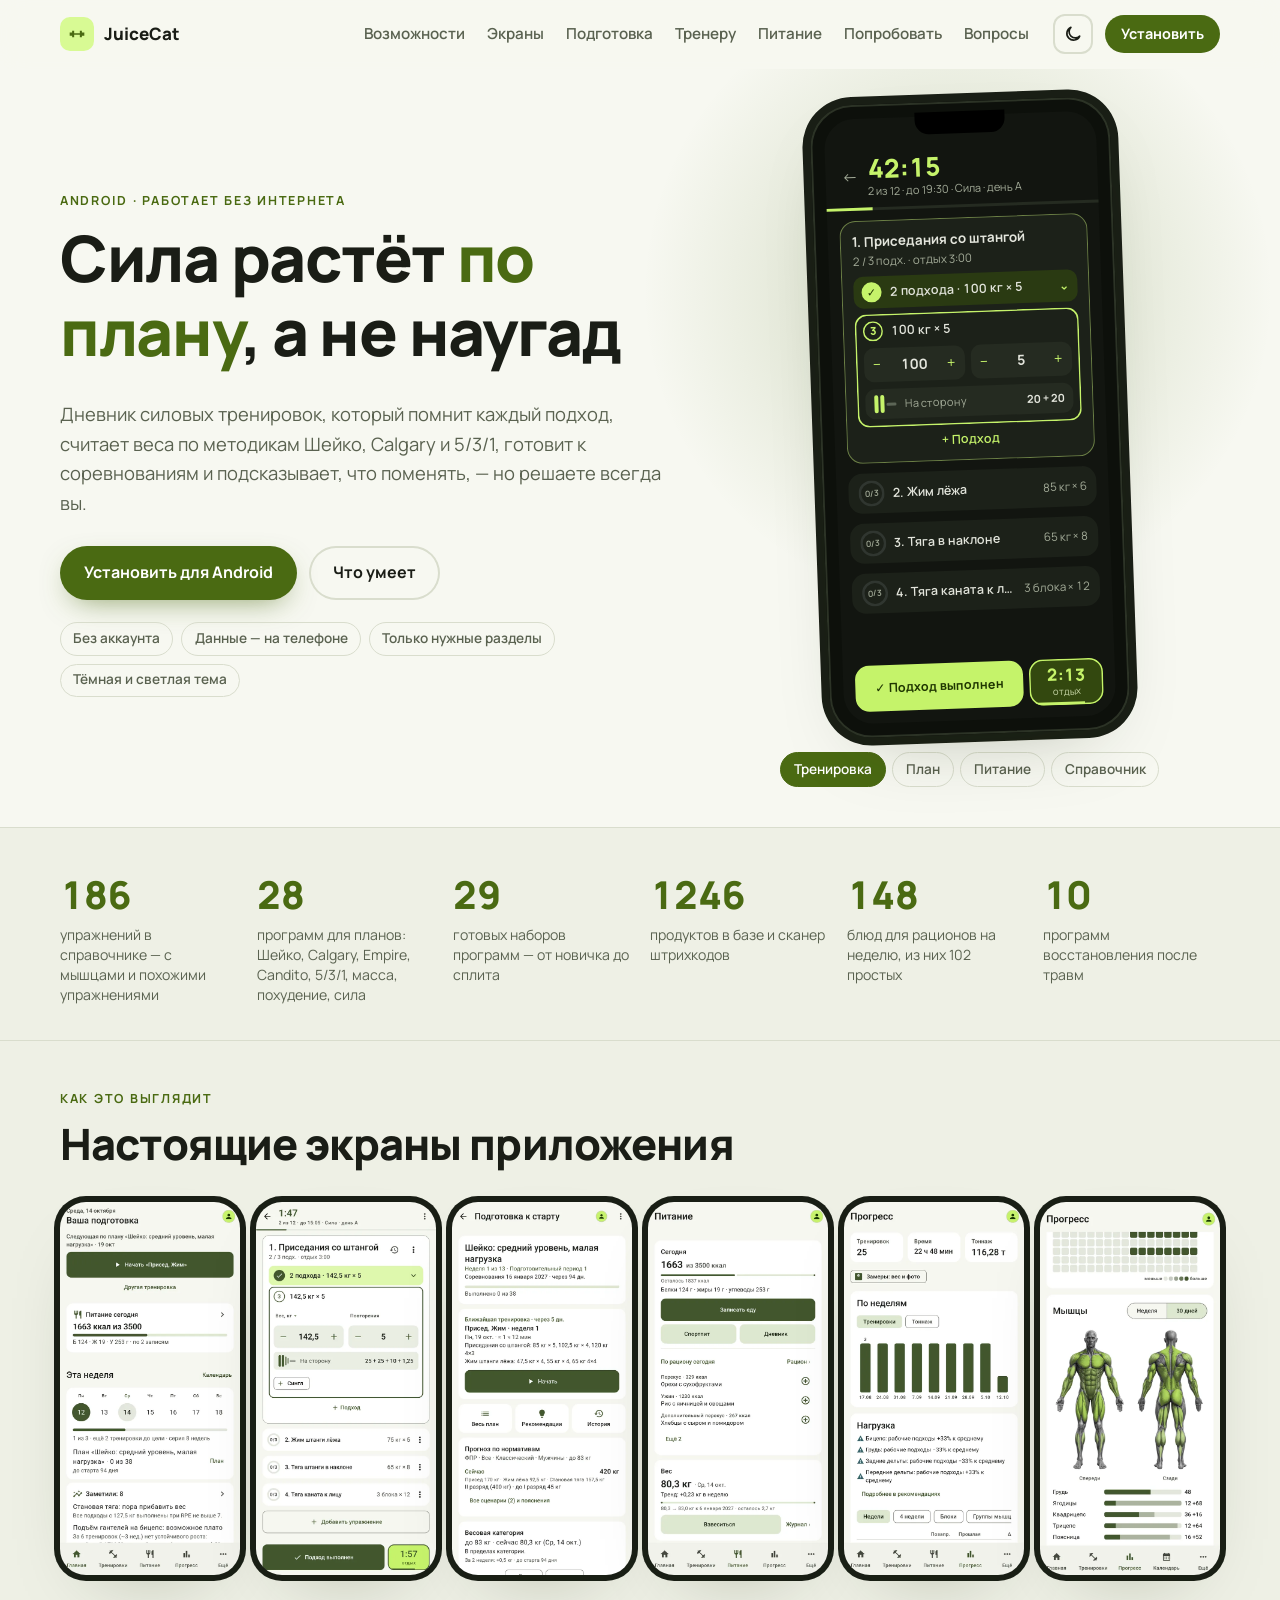
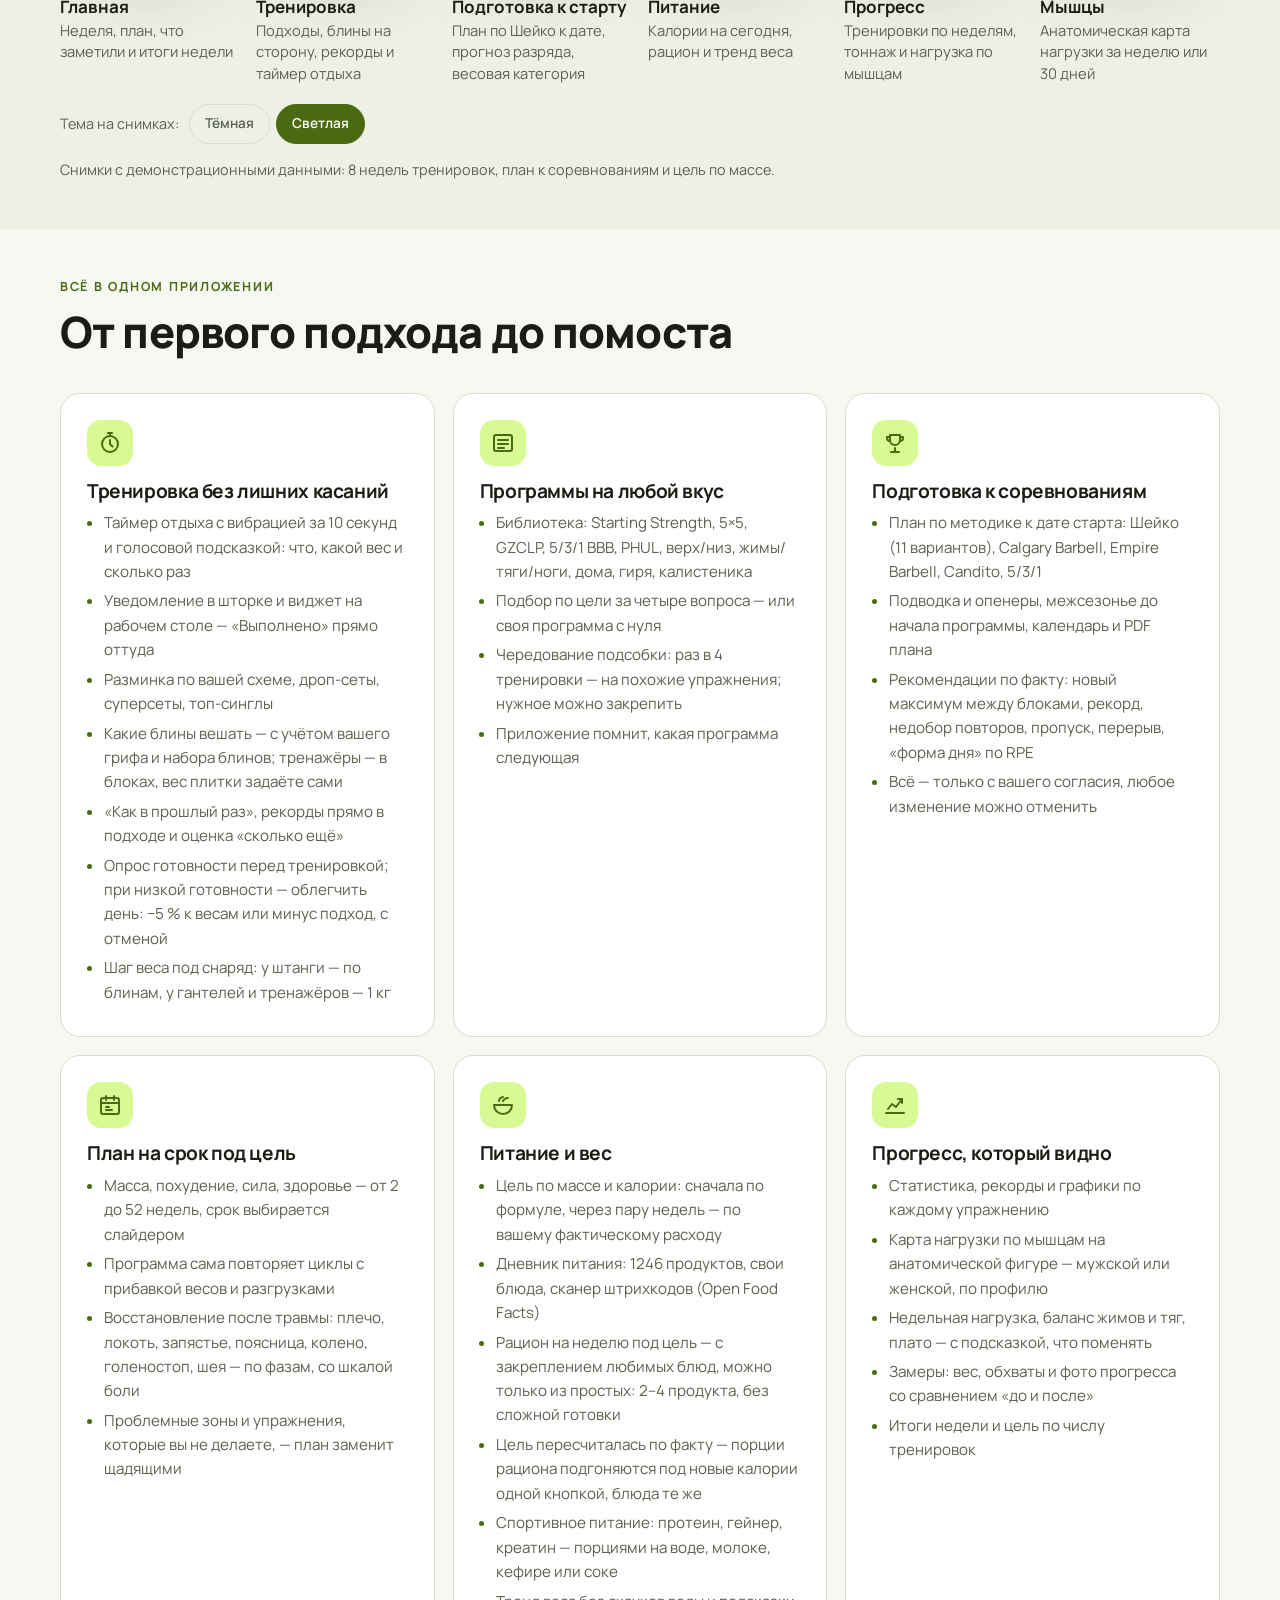
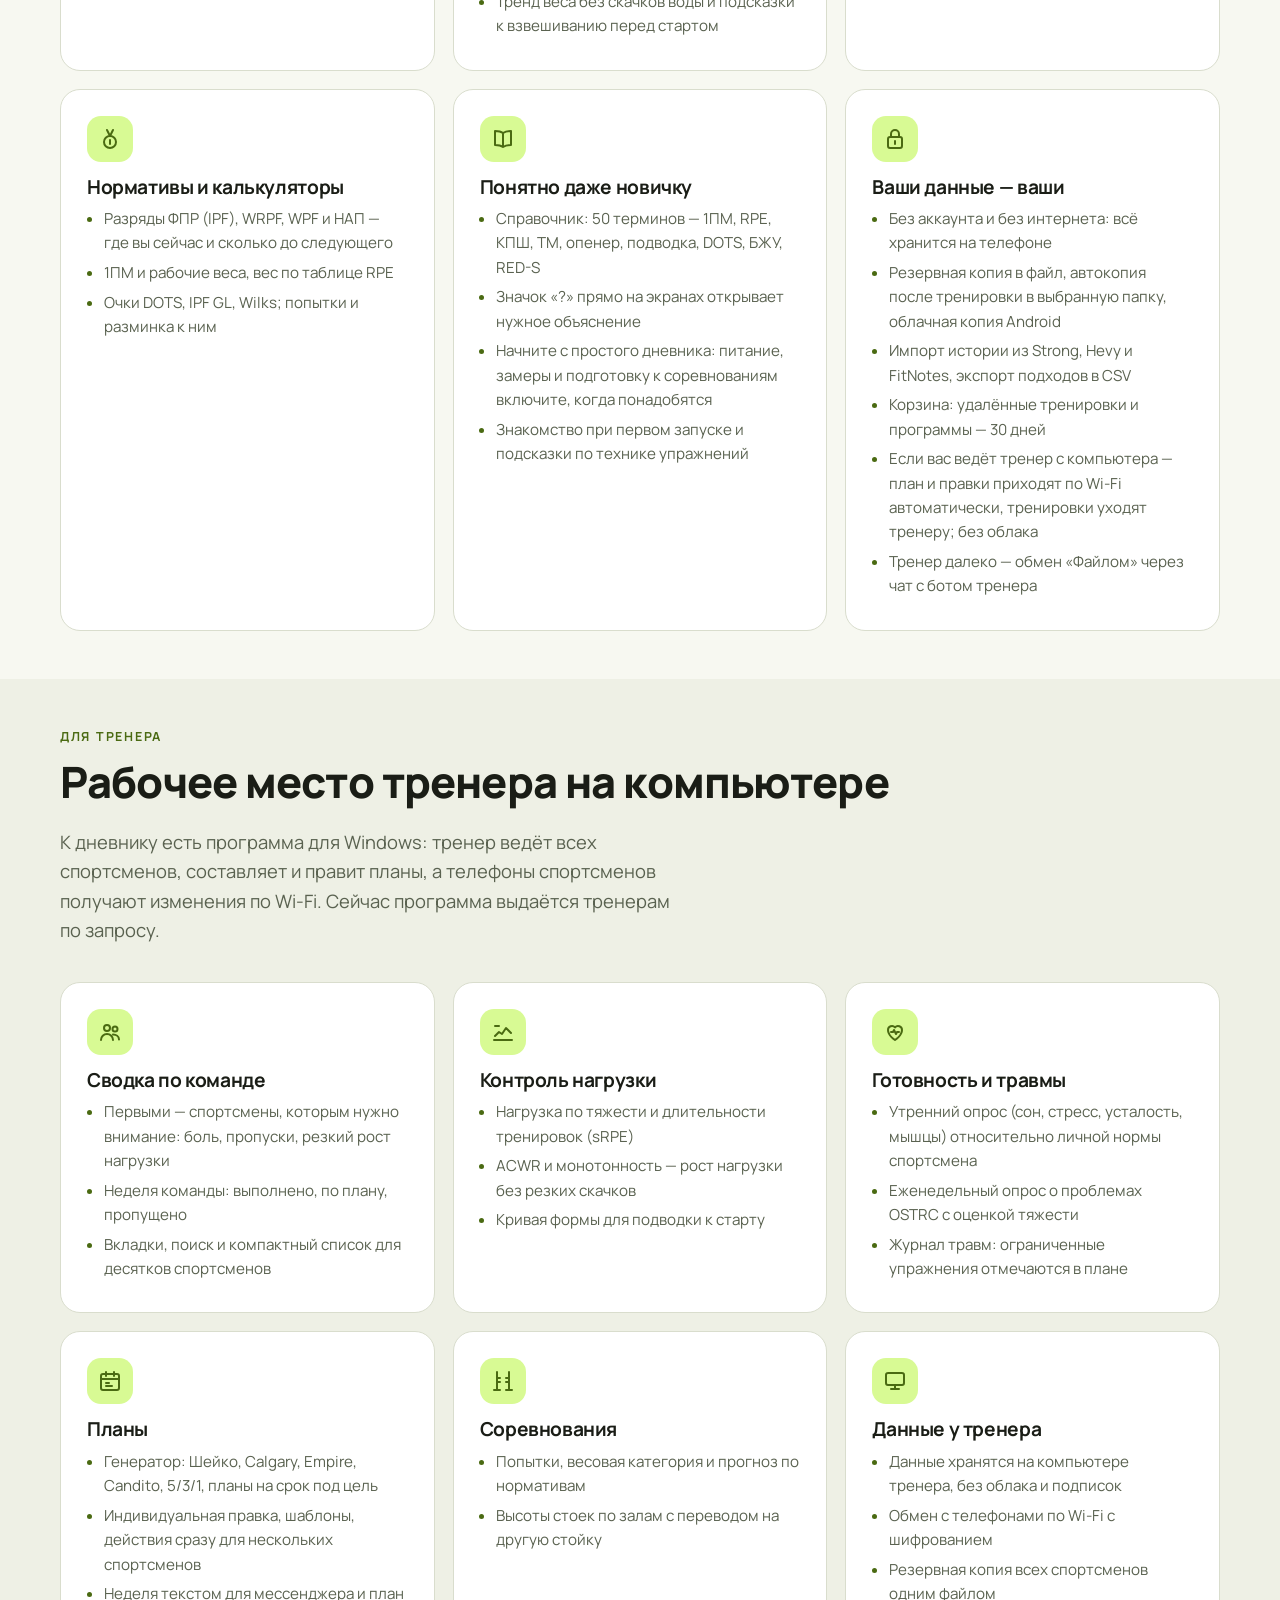
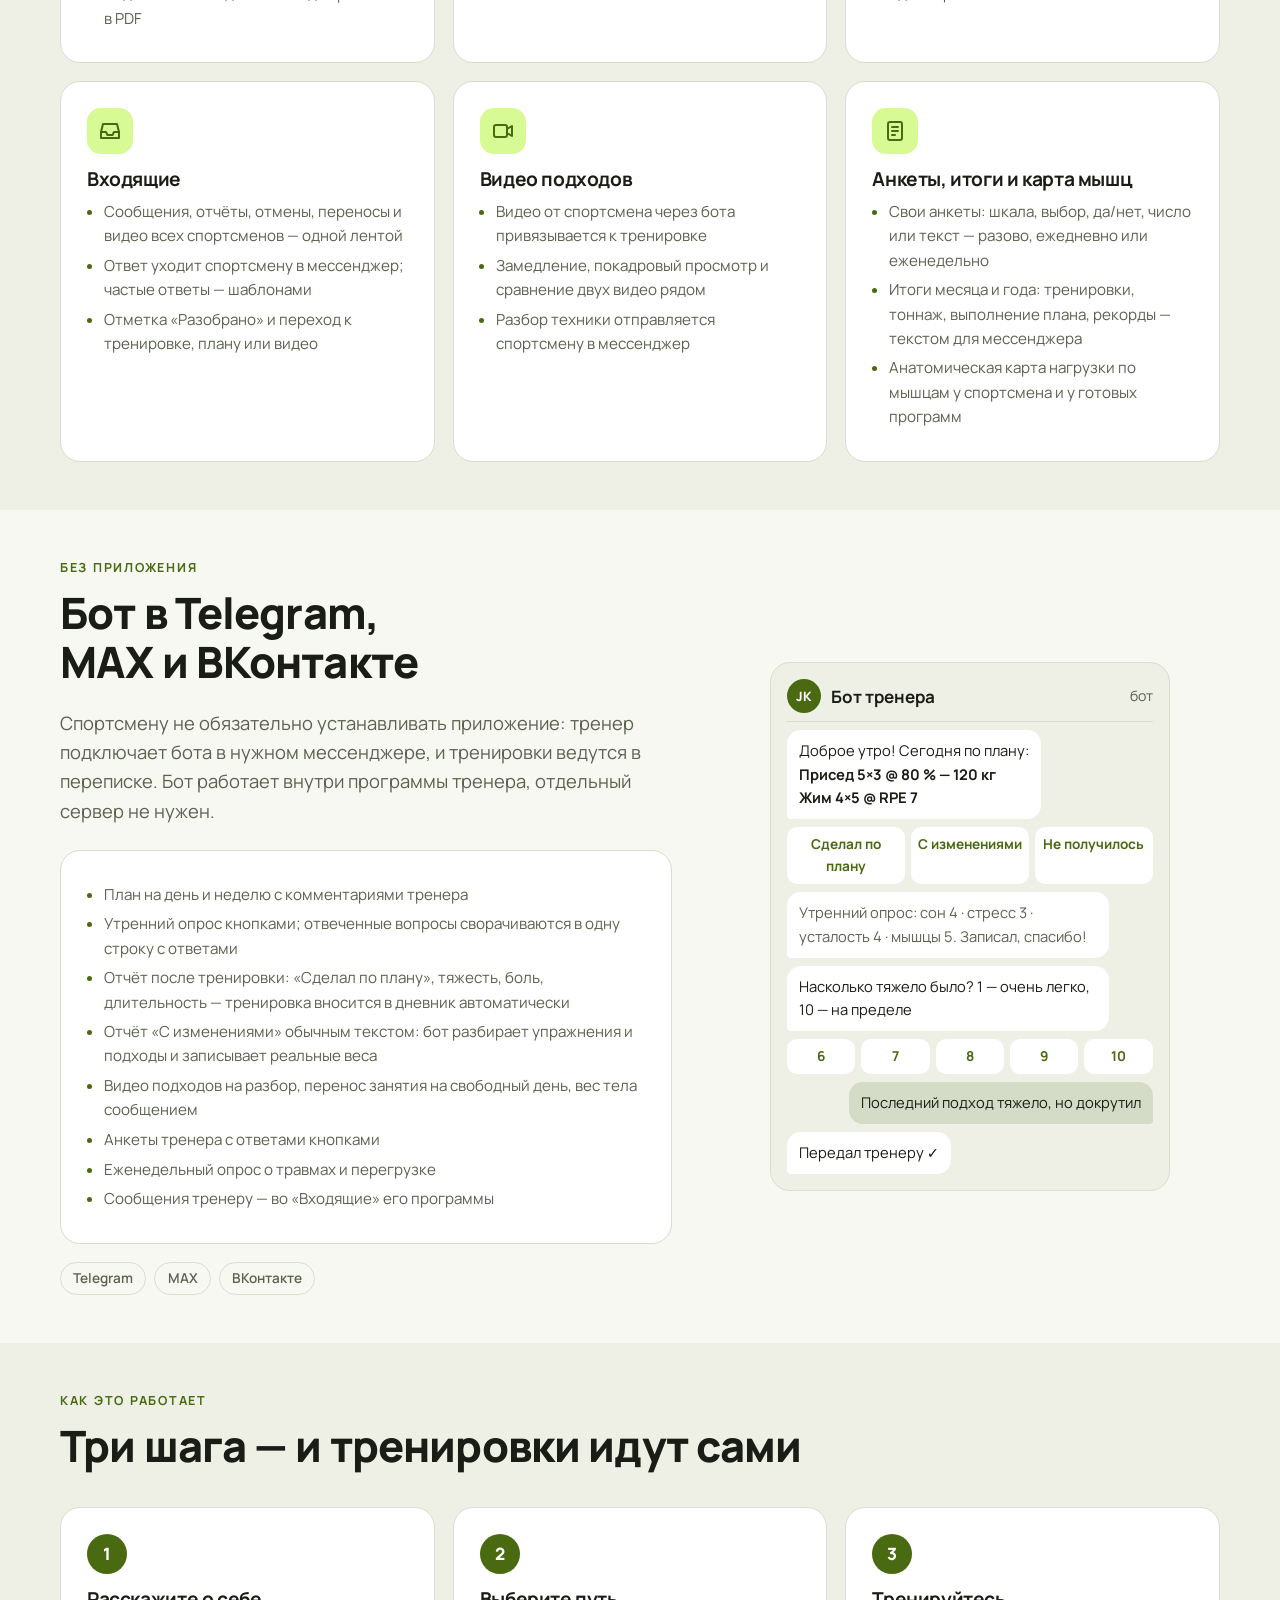
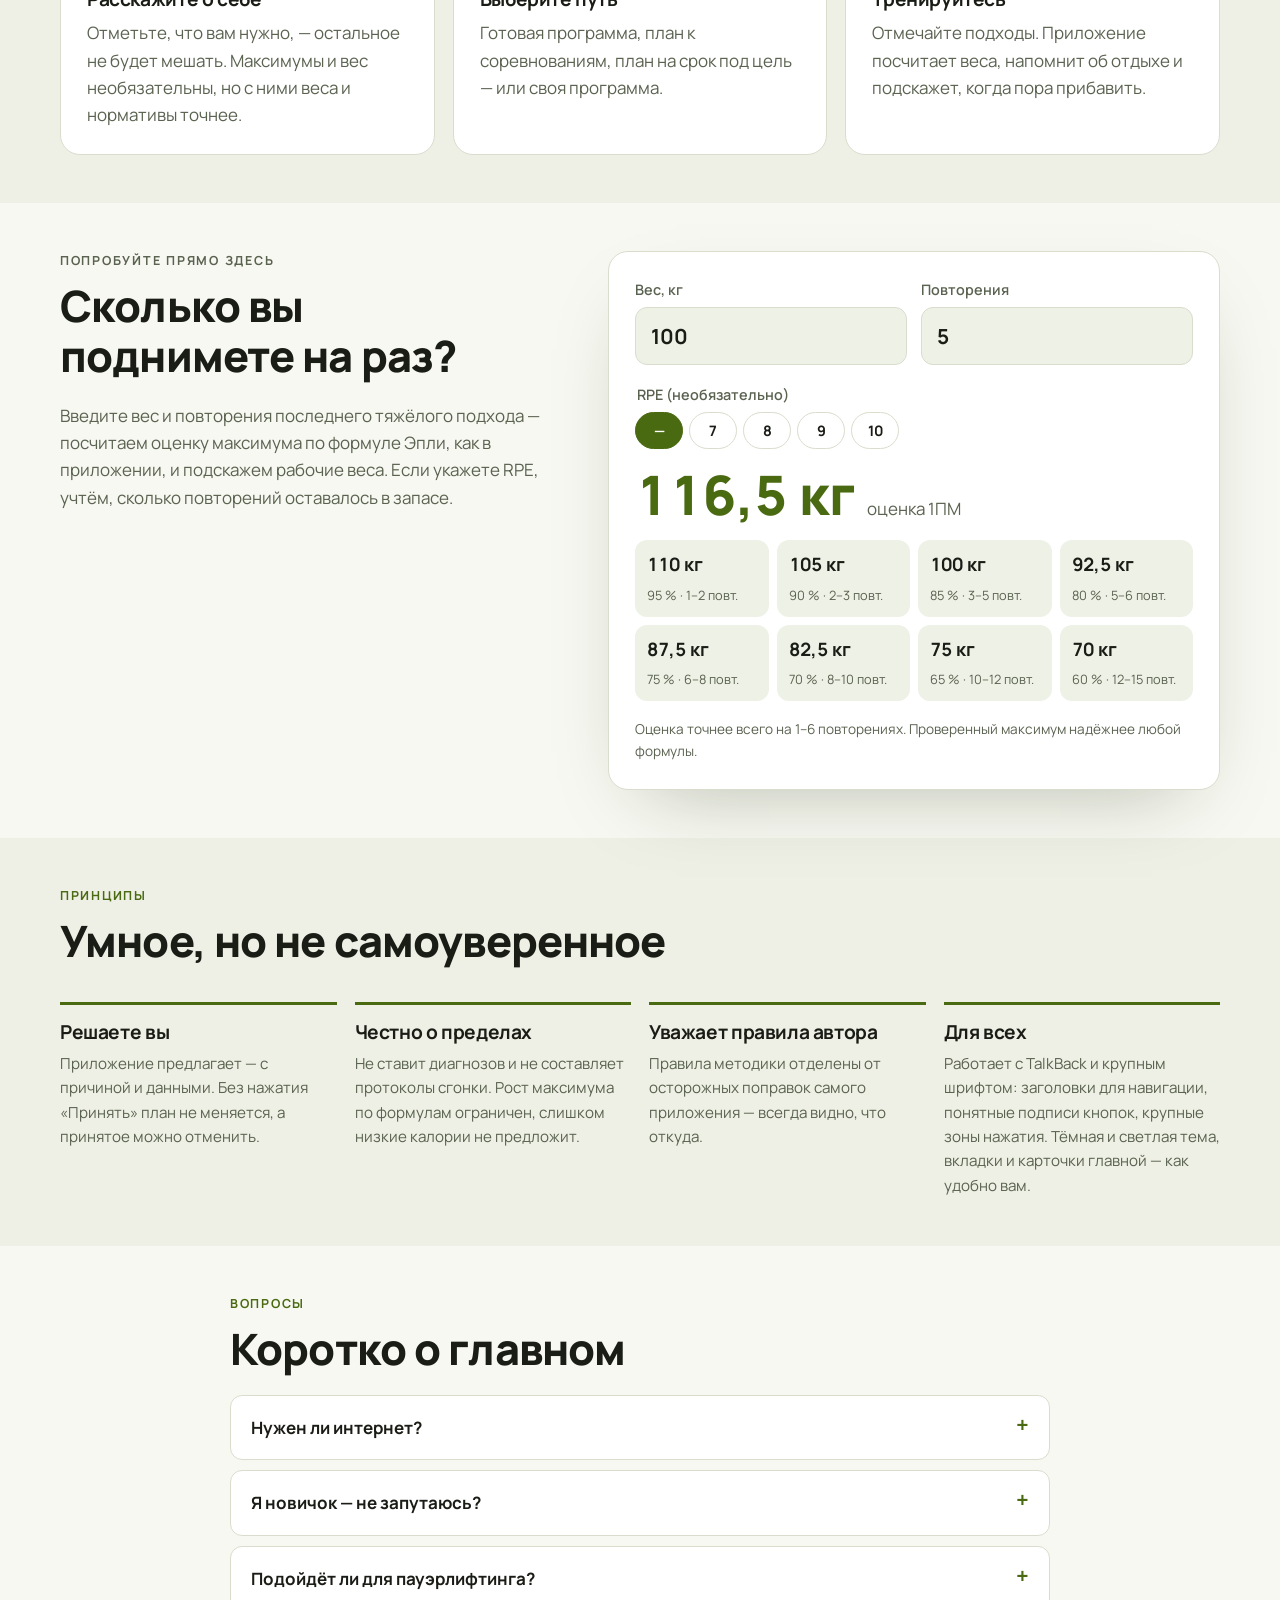
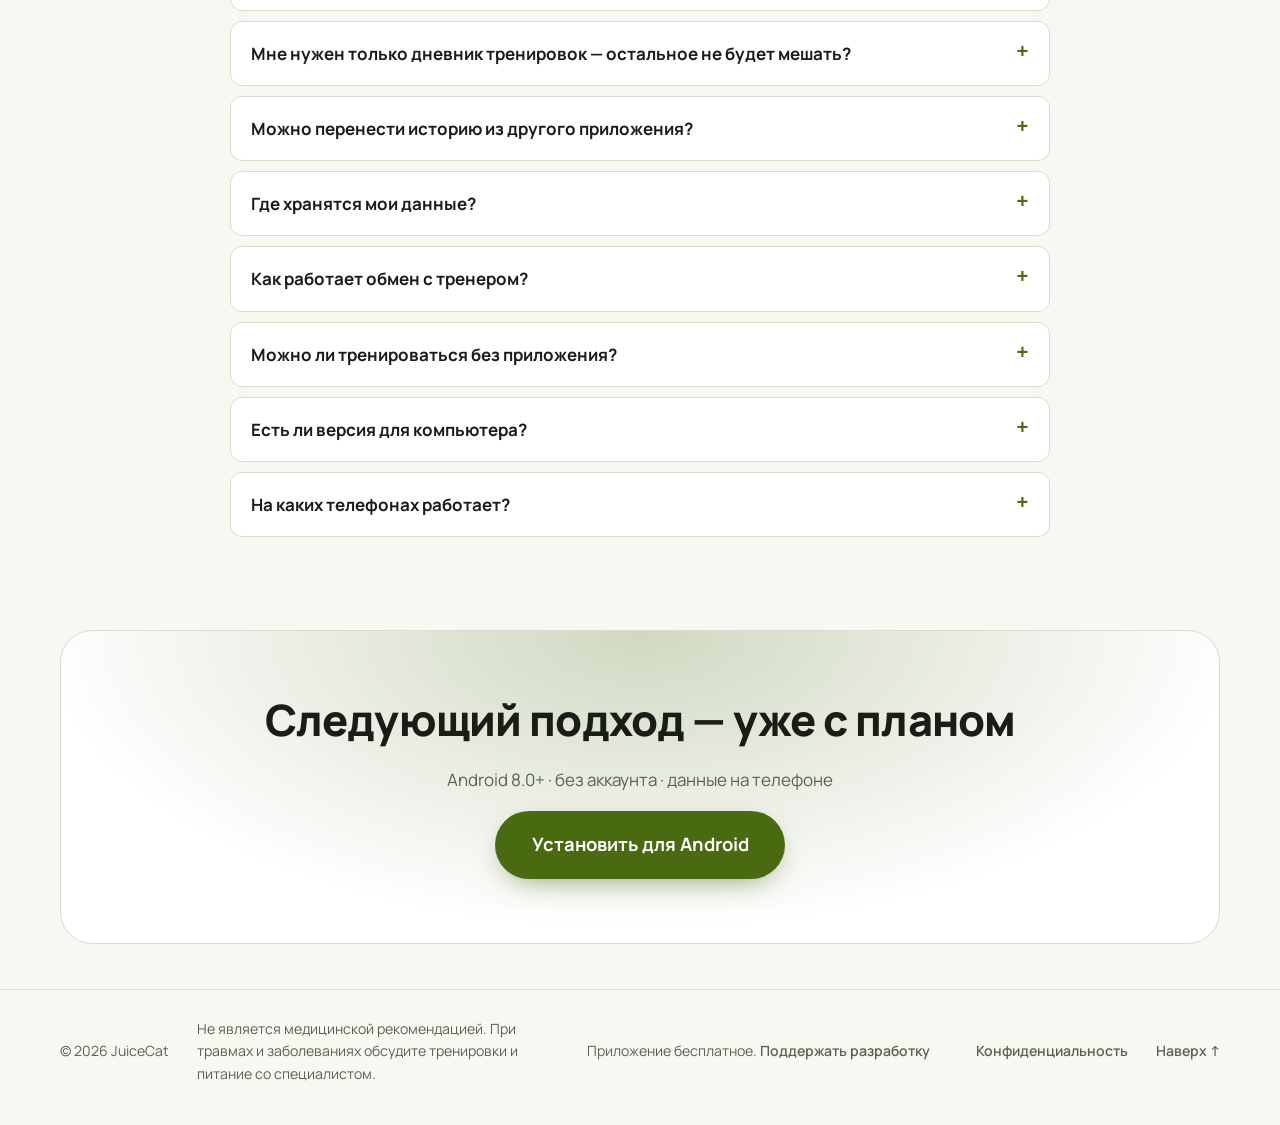
<file: index-users.html>
<!doctype html>
<html lang="ru" class="no-js">
<head>
  <meta charset="utf-8">
  <meta name="viewport" content="width=device-width, initial-scale=1">
  <title>JuiceCat — дневник тренировок: сила по плану</title>
  <meta name="description" content="Дневник силовых тренировок для Android: таймер отдыха, программы Шейко, Calgary, 5/3/1, подготовка к соревнованиям, питание, нормативы и справочник для новичков. Работает без интернета.">
  <meta name="theme-color" content="#11140f">
  <link rel="preconnect" href="https://fonts.googleapis.com">
  <link rel="preconnect" href="https://fonts.gstatic.com" crossorigin>
  <link href="https://fonts.googleapis.com/css2?family=Manrope:wght@400;500;600;700;800&display=swap" rel="stylesheet">
  <link rel="stylesheet" href="styles.css?v=10">
  <script>
    // Тема до отрисовки, чтобы страница не мигала: сохранённый выбор важнее системной.
    try { const t = localStorage.getItem("theme"); if (t === "light" || t === "dark") document.documentElement.dataset.theme = t; } catch (e) {}
  </script>
  <link rel="icon" href="data:image/svg+xml,%3Csvg xmlns='http://www.w3.org/2000/svg' viewBox='0 0 64 64'%3E%3Crect width='64' height='64' rx='16' fill='%2311140f'/%3E%3Cpath d='M14 28h6v8h-6zM44 28h6v8h-6zM20 24h5v16h-5zM39 24h5v16h-5zM25 30h14v4H25z' fill='%23c5f36a'/%3E%3C/svg%3E">
</head>
<body>
  <span id="top"></span>
  <a class="skip" href="#main">К содержанию</a>

  <header class="nav">
    <div class="wrap nav__inner">
      <a class="brand" href="#top" aria-label="JuiceCat — в начало">
        <span class="brand__logo" aria-hidden="true">
          <svg viewBox="0 0 64 64"><path d="M14 28h6v8h-6zM44 28h6v8h-6zM20 24h5v16h-5zM39 24h5v16h-5zM25 30h14v4H25z"/></svg>
        </span>
        <span>JuiceCat</span>
      </a>
      <nav class="nav__links" aria-label="Разделы">
        <a href="#features">Возможности</a>
        <a href="#screens">Экраны</a>
        <a href="#plan">Подготовка</a>
        <a href="#coach">Тренеру</a>
        <a href="#food">Питание</a>
        <a href="#try">Попробовать</a>
        <a href="#faq">Вопросы</a>
      </nav>
      <button class="theme-toggle" type="button" data-theme-toggle aria-label="Тёмная тема" aria-pressed="false">
        <svg class="theme-toggle__moon" viewBox="0 0 24 24" aria-hidden="true"><path d="M20 14.5A8 8 0 1 1 9.5 4a6.5 6.5 0 0 0 10.5 10.5z"/></svg>
        <svg class="theme-toggle__sun" viewBox="0 0 24 24" aria-hidden="true"><circle cx="12" cy="12" r="4"/><path d="M12 2v2M12 20v2M4.9 4.9l1.4 1.4M17.7 17.7l1.4 1.4M2 12h2M20 12h2M4.9 19.1l1.4-1.4M17.7 6.3l1.4-1.4"/></svg>
      </button>
      <a class="btn btn--small" href="#download" data-download>Установить</a>
    </div>
  </header>

  <main id="main">
    <!-- ============================================================ HERO -->
    <section class="hero">
      <div class="wrap hero__grid">
        <div class="hero__text reveal">
          <p class="eyebrow">Android · работает без интернета</p>
          <h1>Сила растёт <span class="accent">по плану</span>, а&nbsp;не&nbsp;наугад</h1>
          <p class="lead">
            Дневник силовых тренировок, который помнит каждый подход, считает веса по методикам Шейко, Calgary и 5/3/1,
            готовит к соревнованиям и подсказывает, что поменять, — но решаете всегда вы.
          </p>
          <div class="hero__cta">
            <a class="btn" href="#download" data-download>Установить для Android</a>
            <a class="btn btn--ghost" href="#features">Что умеет</a>
          </div>
          <ul class="hero__chips" aria-label="Коротко">
            <li>Без аккаунта</li>
            <li>Данные — на телефоне</li>
            <li>Только нужные разделы</li>
            <li>Тёмная и светлая тема</li>
          </ul>
        </div>

        <div class="hero__phone reveal" aria-label="Экраны приложения">
          <div class="phone" role="tabpanel" id="phone-screen" aria-live="polite">
            <div class="phone__notch" aria-hidden="true"></div>

            <!-- Тренировка -->
            <div class="screen is-active" data-screen="workout">
              <div class="scr-top">
                <span class="scr-back" aria-hidden="true">←</span>
                <div>
                  <div class="scr-timer">42:15</div>
                  <div class="scr-sub">2 из 12 · до 19:30 · Сила · день A</div>
                </div>
              </div>
              <div class="scr-progress" aria-hidden="true"><i style="width:17%"></i></div>
              <div class="card card--cur">
                <div class="card__title">1. Приседания со штангой</div>
                <div class="card__meta">2 / 3 подх. · отдых 3:00</div>
                <div class="w-done-row"><span class="w-badge">✓</span><span>2 подхода · 100 кг × 5</span><span class="w-chev" aria-hidden="true">⌄</span></div>
                <div class="w-cur-set">
                  <div class="w-cur-set__row"><span class="w-num">3</span><span>100 кг × 5</span></div>
                  <div class="w-steps">
                    <div class="w-step"><span>−</span><b>100</b><span>+</span></div>
                    <div class="w-step"><span>−</span><b>5</b><span>+</span></div>
                  </div>
                  <div class="w-plates-row">
                    <span class="w-plates" aria-hidden="true"><i class="w-p20"></i><i class="w-p20"></i><i class="w-bar"></i></span>
                    <span class="w-plates-row__label">На сторону</span>
                    <b>20 + 20</b>
                  </div>
                </div>
                <div class="w-add-set">+ Подход</div>
              </div>
              <div class="w-ex-row"><span class="w-mini">0/3</span><span>2. Жим лёжа</span><span class="w-ex-row__next">85 кг × 6</span></div>
              <div class="w-ex-row"><span class="w-mini">0/3</span><span>3. Тяга в наклоне</span><span class="w-ex-row__next">65 кг × 8</span></div>
              <div class="w-ex-row"><span class="w-mini">0/3</span><span>4. Тяга каната к лицу</span><span class="w-ex-row__next">3 блока × 12</span></div>
              <div class="w-bottom-bar">
                <div class="w-main-btn">✓ Подход выполнен</div>
                <div class="w-rest-pill">
                  <b data-rest>2:15</b><small>отдых</small>
                  <span class="w-rest-pill__bar"><i data-rest-bar></i></span>
                </div>
              </div>
            </div>

            <!-- План -->
            <div class="screen" data-screen="plan">
              <div class="scr-top"><span class="scr-back" aria-hidden="true">←</span><div class="scr-title">Подготовка к старту</div></div>
              <div class="card">
                <div class="card__title">Calgary Barbell</div>
                <div class="card__meta accent">Неделя 9 из 16 · Интенсификация</div>
                <div class="card__meta">Соревнования 25 января · через 52 дн.</div>
                <div class="progress"><i style="width:56%"></i></div>
              </div>
              <div class="card card--hi">
                <div class="card__meta accent">Сегодня</div>
                <div class="card__title">Присед · жим · неделя 9</div>
                <div class="card__meta">Присед 3 × 3 @ 82,5 % — 137,5 кг<br>Жим 4 × 4 @ RPE 8</div>
                <div class="btn btn--small btn--block">▶ Начать</div>
              </div>
              <div class="card">
                <div class="card__title">Рекомендации: 1</div>
                <div class="card__meta">Присед: рекорд 150 кг — обновить максимум?</div>
              </div>
            </div>

            <!-- Питание -->
            <div class="screen" data-screen="food">
              <div class="scr-top"><div class="scr-title scr-title--big">Питание</div></div>
              <div class="card">
                <div class="card__meta accent">Цель: 82 кг к 1 марта</div>
                <div class="ring" style="--p:.68"><div><b>1 890</b><small>из 2 780 ккал</small></div></div>
                <div class="macros">
                  <span>Белки <b>142</b>/170</span><span>Жиры <b>58</b>/80</span><span>Углев. <b>190</b>/320</span>
                </div>
              </div>
              <div class="card">
                <div class="card__title">Тренд веса</div>
                <svg class="spark" viewBox="0 0 200 50" aria-hidden="true"><polyline points="0,12 20,16 40,14 60,20 80,22 100,21 120,27 140,30 160,29 180,35 200,38"/></svg>
                <div class="card__meta">−0,4 кг в неделю · в плане</div>
              </div>
            </div>

            <!-- Справочник -->
            <div class="screen" data-screen="glossary">
              <div class="scr-top"><span class="scr-back" aria-hidden="true">←</span><div class="scr-title">Справочник</div></div>
              <div class="search">⌕ RPE</div>
              <div class="card">
                <div class="card__title">RPE — оценка тяжести подхода</div>
                <div class="card__meta">Насколько тяжёлым был подход по шкале до 10: сколько повторений оставалось в запасе.</div>
                <div class="card__meta accent">Пример: 120 кг × 5, могли бы ещё два — это RPE 8.</div>
                <div class="chips"><span>RIR</span><span>Форма дня</span><span>Оценка 1ПМ</span></div>
              </div>
            </div>
          </div>
          <div class="phone-tabs" role="tablist" aria-label="Экран в телефоне">
            <button role="tab" aria-selected="true" aria-controls="phone-screen" data-show="workout">Тренировка</button>
            <button role="tab" aria-selected="false" aria-controls="phone-screen" data-show="plan">План</button>
            <button role="tab" aria-selected="false" aria-controls="phone-screen" data-show="food">Питание</button>
            <button role="tab" aria-selected="false" aria-controls="phone-screen" data-show="glossary">Справочник</button>
          </div>
        </div>
      </div>
    </section>

    <!-- ============================================================ NUMBERS -->
    <section class="numbers" aria-label="В цифрах">
      <div class="wrap numbers__grid">
        <div class="num reveal"><b data-count="186">186</b><span>упражнений в справочнике — с мышцами и похожими упражнениями</span></div>
        <div class="num reveal"><b data-count="28">28</b><span>программ для планов: Шейко, Calgary, Empire, Candito, 5/3/1, масса, похудение, сила</span></div>
        <div class="num reveal"><b data-count="29">29</b><span>готовых наборов программ — от новичка до сплита</span></div>
        <div class="num reveal"><b data-count="1246">1246</b><span>продуктов в базе и сканер штрихкодов</span></div>
        <div class="num reveal"><b data-count="148">148</b><span>блюд для рационов на неделю, из них 102 простых</span></div>
        <div class="num reveal"><b data-count="10">10</b><span>программ восстановления после травм</span></div>
      </div>
    </section>

    <!-- ============================================================ SCREENS -->
    <section class="section section--alt" id="screens" aria-labelledby="screens-title">
      <div class="wrap">
        <p class="eyebrow reveal">Как это выглядит</p>
        <h2 id="screens-title" class="reveal">Настоящие экраны приложения</h2>
        <div class="shots" tabindex="0" aria-label="Снимки экранов, прокручиваются вбок">
          <figure class="shot reveal">
            <img class="shot__img shot__img--dark" src="screens/home.webp?v=4" width="600" height="1241" loading="lazy" decoding="async" alt="Экран «Главная»: неделя, план, что заметили и итоги недели">
            <img class="shot__img shot__img--light" src="screens/home-light.webp?v=4" width="600" height="1241" loading="lazy" decoding="async" alt="Экран «Главная»: неделя, план, что заметили и итоги недели">
            <figcaption>Главная<span>Неделя, план, что заметили и итоги недели</span></figcaption>
          </figure>
          <figure class="shot reveal">
            <img class="shot__img shot__img--dark" src="screens/workout.webp?v=5" width="600" height="1241" loading="lazy" decoding="async" alt="Экран «Тренировка»: выполненные подходы свёрнуты, текущий раскрыт с блинами на сторону, отдых рядом с главной кнопкой">
            <img class="shot__img shot__img--light" src="screens/workout-light.webp?v=5" width="600" height="1241" loading="lazy" decoding="async" alt="Экран «Тренировка»: выполненные подходы свёрнуты, текущий раскрыт с блинами на сторону, отдых рядом с главной кнопкой">
            <figcaption>Тренировка<span>Подходы, блины на сторону, рекорды и таймер отдыха</span></figcaption>
          </figure>
          <figure class="shot reveal">
            <img class="shot__img shot__img--dark" src="screens/plan.webp?v=4" width="600" height="1241" loading="lazy" decoding="async" alt="Экран «Подготовка к старту»: план по шейко к дате, прогноз разряда, весовая категория">
            <img class="shot__img shot__img--light" src="screens/plan-light.webp?v=4" width="600" height="1241" loading="lazy" decoding="async" alt="Экран «Подготовка к старту»: план по шейко к дате, прогноз разряда, весовая категория">
            <figcaption>Подготовка к старту<span>План по Шейко к дате, прогноз разряда, весовая категория</span></figcaption>
          </figure>
          <figure class="shot reveal">
            <img class="shot__img shot__img--dark" src="screens/food.webp?v=4" width="600" height="1241" loading="lazy" decoding="async" alt="Экран «Питание»: калории на сегодня, рацион и тренд веса">
            <img class="shot__img shot__img--light" src="screens/food-light.webp?v=4" width="600" height="1241" loading="lazy" decoding="async" alt="Экран «Питание»: калории на сегодня, рацион и тренд веса">
            <figcaption>Питание<span>Калории на сегодня, рацион и тренд веса</span></figcaption>
          </figure>
          <figure class="shot reveal">
            <img class="shot__img shot__img--dark" src="screens/stats.webp?v=4" width="600" height="1241" loading="lazy" decoding="async" alt="Экран «Прогресс»: тренировки по неделям, тоннаж и нагрузка по мышцам">
            <img class="shot__img shot__img--light" src="screens/stats-light.webp?v=4" width="600" height="1241" loading="lazy" decoding="async" alt="Экран «Прогресс»: тренировки по неделям, тоннаж и нагрузка по мышцам">
            <figcaption>Прогресс<span>Тренировки по неделям, тоннаж и нагрузка по мышцам</span></figcaption>
          </figure>
          <figure class="shot reveal">
            <img class="shot__img shot__img--dark" src="screens/muscles.webp?v=1" width="600" height="1241" loading="lazy" decoding="async" alt="Карта мышц на анатомической фигуре спереди и сзади: нагруженные за 30 дней мышцы подсвечены">
            <img class="shot__img shot__img--light" src="screens/muscles-light.webp?v=1" width="600" height="1241" loading="lazy" decoding="async" alt="Карта мышц на анатомической фигуре спереди и сзади: нагруженные за 30 дней мышцы подсвечены">
            <figcaption>Мышцы<span>Анатомическая карта нагрузки за неделю или 30 дней</span></figcaption>
          </figure>
        </div>
        <div class="shots__switch" role="group" aria-label="Тема на скриншотах">
          <span>Тема на снимках:</span>
          <button type="button" data-shots-theme="dark" aria-pressed="true">Тёмная</button>
          <button type="button" data-shots-theme="light" aria-pressed="false">Светлая</button>
        </div>
        <p class="shots__note reveal">Снимки с демонстрационными данными: 8 недель тренировок, план к соревнованиям и цель по массе.</p>
      </div>
    </section>

    <!-- ============================================================ FEATURES -->
    <section class="section" id="features">
      <div class="wrap">
        <p class="eyebrow reveal">Всё в одном приложении</p>
        <h2 class="reveal">От первого подхода до помоста</h2>

        <div class="features">
          <article class="feature reveal">
            <div class="feature__icon" aria-hidden="true"><svg viewBox="0 0 24 24"><circle cx="12" cy="13" r="8"/><path d="M12 9v4l2.5 2.5M10 2h4M12 2v3"/></svg></div>
            <h3>Тренировка без лишних касаний</h3>
            <ul>
              <li>Таймер отдыха с вибрацией за 10 секунд и голосовой подсказкой: что, какой вес и сколько раз</li>
              <li>Уведомление в шторке и виджет на рабочем столе — «Выполнено» прямо оттуда</li>
              <li>Разминка по вашей схеме, дроп-сеты, суперсеты, топ-синглы</li>
              <li>Какие блины вешать — с учётом вашего грифа и набора блинов; тренажёры — в блоках, вес плитки задаёте сами</li>
              <li>«Как в прошлый раз», рекорды прямо в подходе и оценка «сколько ещё»</li>
              <li>Опрос готовности перед тренировкой; при низкой готовности — облегчить день: −5 % к весам или минус подход, с отменой</li>
              <li>Шаг веса под снаряд: у штанги — по блинам, у гантелей и тренажёров — 1 кг</li>
            </ul>
          </article>

          <article class="feature reveal">
            <div class="feature__icon" aria-hidden="true"><svg viewBox="0 0 24 24"><rect x="3" y="4" width="18" height="16" rx="2"/><path d="M7 9h10M7 13h10M7 17h6"/></svg></div>
            <h3>Программы на любой вкус</h3>
            <ul>
              <li>Библиотека: Starting Strength, 5×5, GZCLP, 5/3/1 BBB, PHUL, верх/низ, жимы/тяги/ноги, дома, гиря, калистеника</li>
              <li>Подбор по цели за четыре вопроса — или своя программа с нуля</li>
              <li>Чередование подсобки: раз в 4 тренировки — на похожие упражнения; нужное можно закрепить</li>
              <li>Приложение помнит, какая программа следующая</li>
            </ul>
          </article>

          <article class="feature reveal" id="plan">
            <div class="feature__icon" aria-hidden="true"><svg viewBox="0 0 24 24"><path d="M8 21h8M12 17v4M7 4h10v5a5 5 0 0 1-10 0V4zM7 6H4a3 3 0 0 0 3 4M17 6h3a3 3 0 0 1-3 4"/></svg></div>
            <h3>Подготовка к соревнованиям</h3>
            <ul>
              <li>План по методике к дате старта: Шейко (11 вариантов), Calgary Barbell, Empire Barbell, Candito, 5/3/1</li>
              <li>Подводка и опенеры, межсезонье до начала программы, календарь и PDF плана</li>
              <li>Рекомендации по факту: новый максимум между блоками, рекорд, недобор повторов, пропуск, перерыв, «форма дня» по RPE</li>
              <li>Всё — только с вашего согласия, любое изменение можно отменить</li>
            </ul>
          </article>

          <article class="feature reveal">
            <div class="feature__icon" aria-hidden="true"><svg viewBox="0 0 24 24"><rect x="3" y="5" width="18" height="16" rx="2"/><path d="M3 10h18M8 3v4M16 3v4M8 14h3M8 17h6"/></svg></div>
            <h3>План на срок под цель</h3>
            <ul>
              <li>Масса, похудение, сила, здоровье — от 2 до 52 недель, срок выбирается слайдером</li>
              <li>Программа сама повторяет циклы с прибавкой весов и разгрузками</li>
              <li>Восстановление после травмы: плечо, локоть, запястье, поясница, колено, голеностоп, шея — по фазам, со шкалой боли</li>
              <li>Проблемные зоны и упражнения, которые вы не делаете, — план заменит щадящими</li>
            </ul>
          </article>

          <article class="feature reveal" id="food">
            <div class="feature__icon" aria-hidden="true"><svg viewBox="0 0 24 24"><path d="M3 12h18a9 9 0 0 1-18 0zM8 8c0-2 2-4 4-4M12 8c1-2 3-3 5-3"/></svg></div>
            <h3>Питание и вес</h3>
            <ul>
              <li>Цель по массе и калории: сначала по формуле, через пару недель — по вашему фактическому расходу</li>
              <li>Дневник питания: 1246 продуктов, свои блюда, сканер штрихкодов (Open Food Facts)</li>
              <li>Рацион на неделю под цель — с закреплением любимых блюд, можно только из простых: 2–4 продукта, без сложной готовки</li>
              <li>Цель пересчиталась по факту — порции рациона подгоняются под новые калории одной кнопкой, блюда те же</li>
              <li>Спортивное питание: протеин, гейнер, креатин — порциями на воде, молоке, кефире или соке</li>
              <li>Тренд веса без скачков воды и подсказки к взвешиванию перед стартом</li>
            </ul>
          </article>

          <article class="feature reveal">
            <div class="feature__icon" aria-hidden="true"><svg viewBox="0 0 24 24"><path d="M3 20h18M5 16l4-5 4 3 6-8"/><path d="M15 6h4v4"/></svg></div>
            <h3>Прогресс, который видно</h3>
            <ul>
              <li>Статистика, рекорды и графики по каждому упражнению</li>
              <li>Карта нагрузки по мышцам на анатомической фигуре — мужской или женской, по профилю</li>
              <li>Недельная нагрузка, баланс жимов и тяг, плато — с подсказкой, что поменять</li>
              <li>Замеры: вес, обхваты и фото прогресса со сравнением «до и после»</li>
              <li>Итоги недели и цель по числу тренировок</li>
            </ul>
          </article>

          <article class="feature reveal">
            <div class="feature__icon" aria-hidden="true"><svg viewBox="0 0 24 24"><circle cx="12" cy="15" r="6"/><path d="M9 3l3 6 3-6M12 13v4"/></svg></div>
            <h3>Нормативы и калькуляторы</h3>
            <ul>
              <li>Разряды ФПР (IPF), WRPF, WPF и НАП — где вы сейчас и сколько до следующего</li>
              <li>1ПМ и рабочие веса, вес по таблице RPE</li>
              <li>Очки DOTS, IPF GL, Wilks; попытки и разминка к ним</li>
            </ul>
          </article>

          <article class="feature reveal">
            <div class="feature__icon" aria-hidden="true"><svg viewBox="0 0 24 24"><path d="M12 6c-2-1.5-5-2-8-2v14c3 0 6 .5 8 2 2-1.5 5-2 8-2V4c-3 0-6 .5-8 2zM12 6v14"/></svg></div>
            <h3>Понятно даже новичку</h3>
            <ul>
              <li>Справочник: 50 терминов — 1ПМ, RPE, КПШ, ТМ, опенер, подводка, DOTS, БЖУ, RED-S</li>
              <li>Значок «?» прямо на экранах открывает нужное объяснение</li>
              <li>Начните с простого дневника: питание, замеры и подготовку к соревнованиям включите, когда понадобятся</li>
              <li>Знакомство при первом запуске и подсказки по технике упражнений</li>
            </ul>
          </article>

          <article class="feature reveal">
            <div class="feature__icon" aria-hidden="true"><svg viewBox="0 0 24 24"><rect x="5" y="10" width="14" height="11" rx="2"/><path d="M8 10V7a4 4 0 0 1 8 0v3M12 14v3"/></svg></div>
            <h3>Ваши данные — ваши</h3>
            <ul>
              <li>Без аккаунта и без интернета: всё хранится на телефоне</li>
              <li>Резервная копия в файл, автокопия после тренировки в выбранную папку, облачная копия Android</li>
              <li>Импорт истории из Strong, Hevy и FitNotes, экспорт подходов в CSV</li>
              <li>Корзина: удалённые тренировки и программы — 30 дней</li>
              <li>Если вас ведёт тренер с компьютера — план и правки приходят по Wi‑Fi автоматически, тренировки уходят тренеру; без облака</li>
              <li>Тренер далеко — обмен «Файлом» через чат с ботом тренера</li>
            </ul>
          </article>
        </div>
      </div>
    </section>


    <!-- ============================================================ COACH -->
    <section class="section section--alt" id="coach" aria-labelledby="coach-title">
      <div class="wrap">
        <p class="eyebrow reveal">Для тренера</p>
        <h2 id="coach-title" class="reveal">Рабочее место тренера на компьютере</h2>
        <p class="lead reveal">К дневнику есть программа для Windows: тренер ведёт всех спортсменов, составляет и правит планы, а телефоны спортсменов получают изменения по Wi‑Fi. Сейчас программа выдаётся тренерам по запросу.</p>
        <div class="features">
          <article class="feature reveal">
            <div class="feature__icon" aria-hidden="true"><svg viewBox="0 0 24 24"><circle cx="9" cy="8" r="3"/><circle cx="17" cy="9" r="2.5"/><path d="M3 20c0-3.3 2.7-6 6-6s6 2.7 6 6M15 14.5c3 0 6 1.8 6 5"/></svg></div>
            <h3>Сводка по команде</h3>
            <ul>
              <li>Первыми — спортсмены, которым нужно внимание: боль, пропуски, резкий рост нагрузки</li>
              <li>Неделя команды: выполнено, по плану, пропущено</li>
              <li>Вкладки, поиск и компактный список для десятков спортсменов</li>
            </ul>
          </article>

          <article class="feature reveal">
            <div class="feature__icon" aria-hidden="true"><svg viewBox="0 0 24 24"><path d="M3 20h18M4 16l4-4 3 2 4-6 5 5"/><path d="M4 6h4"/></svg></div>
            <h3>Контроль нагрузки</h3>
            <ul>
              <li>Нагрузка по тяжести и длительности тренировок (sRPE)</li>
              <li>ACWR и монотонность — рост нагрузки без резких скачков</li>
              <li>Кривая формы для подводки к старту</li>
            </ul>
          </article>

          <article class="feature reveal">
            <div class="feature__icon" aria-hidden="true"><svg viewBox="0 0 24 24"><path d="M12 20s-7-4.5-7-10a4 4 0 0 1 7-2.6A4 4 0 0 1 19 10c0 5.5-7 10-7 10z"/><path d="M8 12h2l1-2 2 4 1-2h2"/></svg></div>
            <h3>Готовность и травмы</h3>
            <ul>
              <li>Утренний опрос (сон, стресс, усталость, мышцы) относительно личной нормы спортсмена</li>
              <li>Еженедельный опрос о проблемах OSTRC с оценкой тяжести</li>
              <li>Журнал травм: ограниченные упражнения отмечаются в плане</li>
            </ul>
          </article>

          <article class="feature reveal">
            <div class="feature__icon" aria-hidden="true"><svg viewBox="0 0 24 24"><rect x="3" y="5" width="18" height="16" rx="2"/><path d="M3 10h18M8 3v4M16 3v4M8 14h3M8 17h6"/></svg></div>
            <h3>Планы</h3>
            <ul>
              <li>Генератор: Шейко, Calgary, Empire, Candito, 5/3/1, планы на срок под цель</li>
              <li>Индивидуальная правка, шаблоны, действия сразу для нескольких спортсменов</li>
              <li>Неделя текстом для мессенджера и план в PDF</li>
            </ul>
          </article>

          <article class="feature reveal">
            <div class="feature__icon" aria-hidden="true"><svg viewBox="0 0 24 24"><path d="M6 3v18M18 3v18M6 9h3M18 9h-3M6 13h3M18 13h-3M3 21h6M15 21h6"/></svg></div>
            <h3>Соревнования</h3>
            <ul>
              <li>Попытки, весовая категория и прогноз по нормативам</li>
              <li>Высоты стоек по залам с переводом на другую стойку</li>
            </ul>
          </article>

          <article class="feature reveal">
            <div class="feature__icon" aria-hidden="true"><svg viewBox="0 0 24 24"><rect x="3" y="4" width="18" height="12" rx="2"/><path d="M8 20h8M12 16v4"/></svg></div>
            <h3>Данные у тренера</h3>
            <ul>
              <li>Данные хранятся на компьютере тренера, без облака и подписок</li>
              <li>Обмен с телефонами по Wi‑Fi с шифрованием</li>
              <li>Резервная копия всех спортсменов одним файлом</li>
            </ul>
          </article>

          <article class="feature reveal">
            <div class="feature__icon" aria-hidden="true"><svg viewBox="0 0 24 24"><path d="M3 13h5l1.5 3h5L16 13h5"/><path d="M5 5h14l2 8v6H3v-6z"/></svg></div>
            <h3>Входящие</h3>
            <ul>
              <li>Сообщения, отчёты, отмены, переносы и видео всех спортсменов — одной лентой</li>
              <li>Ответ уходит спортсмену в мессенджер; частые ответы — шаблонами</li>
              <li>Отметка «Разобрано» и переход к тренировке, плану или видео</li>
            </ul>
          </article>

          <article class="feature reveal">
            <div class="feature__icon" aria-hidden="true"><svg viewBox="0 0 24 24"><rect x="3" y="6" width="13" height="12" rx="2"/><path d="M16 10l5-3v10l-5-3"/></svg></div>
            <h3>Видео подходов</h3>
            <ul>
              <li>Видео от спортсмена через бота привязывается к тренировке</li>
              <li>Замедление, покадровый просмотр и сравнение двух видео рядом</li>
              <li>Разбор техники отправляется спортсмену в мессенджер</li>
            </ul>
          </article>

          <article class="feature reveal">
            <div class="feature__icon" aria-hidden="true"><svg viewBox="0 0 24 24"><rect x="5" y="3" width="14" height="18" rx="2"/><path d="M9 8h6M9 12h6M9 16h3"/></svg></div>
            <h3>Анкеты, итоги и карта мышц</h3>
            <ul>
              <li>Свои анкеты: шкала, выбор, да/нет, число или текст — разово, ежедневно или еженедельно</li>
              <li>Итоги месяца и года: тренировки, тоннаж, выполнение плана, рекорды — текстом для мессенджера</li>
              <li>Анатомическая карта нагрузки по мышцам у спортсмена и у готовых программ</li>
            </ul>
          </article>
        </div>
      </div>
    </section>

    <!-- ============================================================ BOTS -->
    <section class="section" id="bots" aria-labelledby="bots-title">
      <div class="wrap bots">
        <div class="bots__text">
          <p class="eyebrow reveal">Без приложения</p>
          <h2 id="bots-title" class="reveal">Бот в Telegram, MAX и ВКонтакте</h2>
          <p class="lead reveal">Спортсмену не обязательно устанавливать приложение: тренер подключает бота в нужном мессенджере, и тренировки ведутся в переписке. Бот работает внутри программы тренера, отдельный сервер не нужен.</p>
          <div class="feature reveal">
            <ul>
              <li>План на день и неделю с комментариями тренера</li>
              <li>Утренний опрос кнопками; отвеченные вопросы сворачиваются в одну строку с ответами</li>
              <li>Отчёт после тренировки: «Сделал по плану», тяжесть, боль, длительность — тренировка вносится в дневник автоматически</li>
              <li>Отчёт «С изменениями» обычным текстом: бот разбирает упражнения и подходы и записывает реальные веса</li>
              <li>Видео подходов на разбор, перенос занятия на свободный день, вес тела сообщением</li>
              <li>Анкеты тренера с ответами кнопками</li>
              <li>Еженедельный опрос о травмах и перегрузке</li>
              <li>Сообщения тренеру — во «Входящие» его программы</li>
            </ul>
          </div>
          <ul class="tags reveal" aria-label="Мессенджеры"><li>Telegram</li><li>MAX</li><li>ВКонтакте</li></ul>
        </div>
          <div class="chat reveal" aria-label="Пример переписки с ботом">
            <div class="chat__head"><span class="chat__avatar" aria-hidden="true">JK</span><b>Бот тренера</b><small>бот</small></div>
            <div class="chat__msg">Доброе утро! Сегодня по плану:<br><b>Присед 5×3 @ 80 % — 120 кг<br>Жим 4×5 @ RPE 7</b></div>
            <div class="chat__keys"><span>Сделал по плану</span><span>С изменениями</span><span>Не получилось</span></div>
            <div class="chat__msg chat__msg--done">Утренний опрос: сон 4 · стресс 3 · усталость 4 · мышцы 5. Записал, спасибо!</div>
            <div class="chat__msg">Насколько тяжело было? 1 — очень легко, 10 — на пределе</div>
            <div class="chat__keys"><span>6</span><span>7</span><span>8</span><span>9</span><span>10</span></div>
            <div class="chat__msg chat__msg--me">Последний подход тяжело, но докрутил</div>
            <div class="chat__msg">Передал тренеру ✓</div>
          </div>
      </div>
    </section>

    <!-- ============================================================ HOW -->
    <section class="section section--alt" aria-labelledby="how-title">
      <div class="wrap">
        <p class="eyebrow reveal">Как это работает</p>
        <h2 id="how-title" class="reveal">Три шага — и тренировки идут сами</h2>
        <ol class="steps">
          <li class="step reveal">
            <span class="step__n">1</span>
            <h3>Расскажите о себе</h3>
            <p>Отметьте, что вам нужно, — остальное не будет мешать. Максимумы и вес необязательны, но с ними веса и нормативы точнее.</p>
          </li>
          <li class="step reveal">
            <span class="step__n">2</span>
            <h3>Выберите путь</h3>
            <p>Готовая программа, план к соревнованиям, план на срок под цель — или своя программа.</p>
          </li>
          <li class="step reveal">
            <span class="step__n">3</span>
            <h3>Тренируйтесь</h3>
            <p>Отмечайте подходы. Приложение посчитает веса, напомнит об отдыхе и подскажет, когда пора прибавить.</p>
          </li>
        </ol>
      </div>
    </section>

    <!-- ============================================================ TRY -->
    <section class="section" id="try" aria-labelledby="try-title">
      <div class="wrap try">
        <div class="try__text">
          <p class="eyebrow reveal">Попробуйте прямо здесь</p>
          <h2 id="try-title" class="reveal">Сколько вы поднимете на раз?</h2>
          <p class="reveal">
            Введите вес и повторения последнего тяжёлого подхода — посчитаем оценку максимума по формуле Эпли,
            как в приложении, и подскажем рабочие веса. Если укажете RPE, учтём, сколько повторений оставалось в запасе.
          </p>
        </div>
        <form class="calc reveal" id="calc" autocomplete="off" novalidate>
          <div class="calc__row">
            <label>Вес, кг <input type="number" inputmode="decimal" min="1" max="500" step="0.5" value="100" name="weight"></label>
            <label>Повторения <input type="number" inputmode="numeric" min="1" max="12" step="1" value="5" name="reps"></label>
          </div>
          <fieldset class="calc__rpe">
            <legend>RPE (необязательно)</legend>
            <div class="seg" role="radiogroup">
              <label><input type="radio" name="rpe" value="" checked><span>—</span></label>
              <label><input type="radio" name="rpe" value="7"><span>7</span></label>
              <label><input type="radio" name="rpe" value="8"><span>8</span></label>
              <label><input type="radio" name="rpe" value="9"><span>9</span></label>
              <label><input type="radio" name="rpe" value="10"><span>10</span></label>
            </div>
          </fieldset>
          <output class="calc__out" name="out" aria-live="polite">
            <span class="calc__big" data-e1rm>117 кг</span>
            <span class="calc__hint" data-hint>оценка 1ПМ</span>
          </output>
          <div class="calc__table" data-table aria-label="Рабочие веса"></div>
          <p class="calc__note">Оценка точнее всего на 1–6 повторениях. Проверенный максимум надёжнее любой формулы.</p>
        </form>
      </div>
    </section>

    <!-- ============================================================ PRINCIPLES -->
    <section class="section section--alt" aria-labelledby="pr-title">
      <div class="wrap">
        <p class="eyebrow reveal">Принципы</p>
        <h2 id="pr-title" class="reveal">Умное, но не самоуверенное</h2>
        <div class="principles">
          <div class="principle reveal">
            <h3>Решаете вы</h3>
            <p>Приложение предлагает — с причиной и данными. Без нажатия «Принять» план не меняется, а принятое можно отменить.</p>
          </div>
          <div class="principle reveal">
            <h3>Честно о пределах</h3>
            <p>Не ставит диагнозов и не составляет протоколы сгонки. Рост максимума по формулам ограничен, слишком низкие калории не предложит.</p>
          </div>
          <div class="principle reveal">
            <h3>Уважает правила автора</h3>
            <p>Правила методики отделены от осторожных поправок самого приложения — всегда видно, что откуда.</p>
          </div>
          <div class="principle reveal">
            <h3>Для всех</h3>
            <p>Работает с TalkBack и крупным шрифтом: заголовки для навигации, понятные подписи кнопок, крупные зоны нажатия. Тёмная и светлая тема, вкладки и карточки главной — как удобно вам.</p>
          </div>
        </div>
      </div>
    </section>

    <!-- ============================================================ FAQ -->
    <section class="section" id="faq" aria-labelledby="faq-title">
      <div class="wrap faq">
        <p class="eyebrow reveal">Вопросы</p>
        <h2 id="faq-title" class="reveal">Коротко о главном</h2>
        <details class="reveal">
          <summary>Нужен ли интернет?</summary>
          <p>Нет. Все тренировки, планы и расчёты работают офлайн. Интернет нужен только для поиска продукта по штрихкоду в Open Food Facts и для облачной копии, если вы её включите.</p>
        </details>
        <details class="reveal">
          <summary>Я новичок — не запутаюсь?</summary>
          <p>Начните с подбора программы по цели за четыре вопроса или с готовой программы для новичков. Непонятные слова объясняет справочник — значок «?» рядом с термином открывает нужную карточку.</p>
        </details>
        <details class="reveal">
          <summary>Подойдёт ли для пауэрлифтинга?</summary>
          <p>Да: план к дате старта по Шейко, Calgary, Empire, Candito или 5/3/1, подводка и опенеры, попытки, нормативы ФПР, WRPF, WPF и НАП, очки DOTS и IPF GL.</p>
        </details>
        <details class="reveal">
          <summary>Мне нужен только дневник тренировок — остальное не будет мешать?</summary>
          <p>Не будет. Питание, замеры (вес, обхваты, фото) и подготовка к соревнованиям — отдельные разделы: выключенный раздел пропадает из меню, а его данные сохраняются. Включить можно в любой момент в «Ещё → Возможности приложения».</p>
        </details>
        <details class="reveal">
          <summary>Можно перенести историю из другого приложения?</summary>
          <p>Да, из Strong, Hevy и FitNotes — по их CSV-выгрузке. Повторный импорт того же файла ничего не задвоит.</p>
        </details>
        <details class="reveal">
          <summary>Где хранятся мои данные?</summary>
          <p>На вашем телефоне — и на компьютере тренера, если вы подключили телефон к его программе. Резервную копию можно сохранить в файл, настроить еженедельную автокопию в папку или включить облачную копию Android.</p>
        </details>
        <details class="reveal">
          <summary>Как работает обмен с тренером?</summary>
          <p>Тренер составляет план в программе на компьютере; телефон получает его по Wi‑Fi — автоматически примерно раз в полчаса или сразу при открытии приложения в той же сети. Выполненные тренировки так же уходят тренеру. Облако не используется, обмен зашифрован. Если телефон далеко от компьютера тренера, данные можно отправить «Файлом» через чат с ботом тренера — ответ с обновлениями плана придёт туда же.</p>
        </details>
        <details class="reveal">
          <summary>Можно ли тренироваться без приложения?</summary>
          <p>Да, через бота в Telegram, MAX или ВКонтакте, если тренер его подключил: план, отчёт о тренировке и опросы — кнопками. Таймер отдыха и расчёт блинов доступны только в приложении. Переписка с ботом идёт через выбранный мессенджер.</p>
        </details>
        <details class="reveal">
          <summary>Есть ли версия для компьютера?</summary>
          <p>Есть программа для тренеров под Windows; сейчас она выдаётся по запросу.</p>
        </details>
        <details class="reveal">
          <summary>На каких телефонах работает?</summary>
          <p>На Android 8.0 и новее.</p>
        </details>
      </div>
    </section>

    <!-- ============================================================ DOWNLOAD -->
    <section class="cta" id="download" aria-labelledby="dl-title">
      <div class="wrap cta__inner reveal">
        <h2 id="dl-title">Следующий подход — уже с планом</h2>
        <p>Android 8.0+ · без аккаунта · данные на телефоне</p>
        <a class="btn btn--big" href="#download" data-download data-download-main>Установить для Android</a>
        <p class="cta__soon" data-soon hidden>Скоро — следите за обновлениями.</p>
      </div>
    </section>
  </main>

  <!-- Подтверждение скачивания APK -->
  <dialog class="dl-dialog" data-download-dialog aria-labelledby="dl-dialog-title">
    <form method="dialog">
      <h2 id="dl-dialog-title">Скачать JuiceCat?</h2>
      <p>Файл APK, версия 0.9.2, 5 МБ — для Android 8.0 и новее.</p>
      <p>Приложения пока нет в Google Play, поэтому при установке Android попросит разрешить установку из браузера — для APK с сайта это обычный шаг. Аккаунт не нужен, данные остаются на телефоне.</p>
      <p class="dl-dialog__hash">SHA-256: <code>c12daf3392ac99c16463057bf26e8c81b2ebddb609b4d8e338e7ae53faa4f864</code></p>
      <div class="dl-dialog__actions">
        <button class="btn btn--ghost" value="cancel">Отмена</button>
        <a class="btn" href="download/juicecat-0.9.2.apk" download data-download-confirm>Скачать</a>
      </div>
    </form>
  </dialog>

  <footer class="footer">
    <div class="wrap footer__inner">
      <span>© <span data-year>2026</span> JuiceCat</span>
      <span class="footer__note">Не является медицинской рекомендацией. При травмах и заболеваниях обсудите тренировки и питание со специалистом.</span>
      <span class="footer__note">Приложение бесплатное. <a href="https://boosty.to/nikolassm/donate" target="_blank" rel="noopener">Поддержать разработку</a></span>
      <a href="privacy.html">Конфиденциальность</a>
      <a href="#top">Наверх ↑</a>
    </div>
  </footer>

  <script src="script.js?v=17" defer></script>
</body>
</html>
</file>
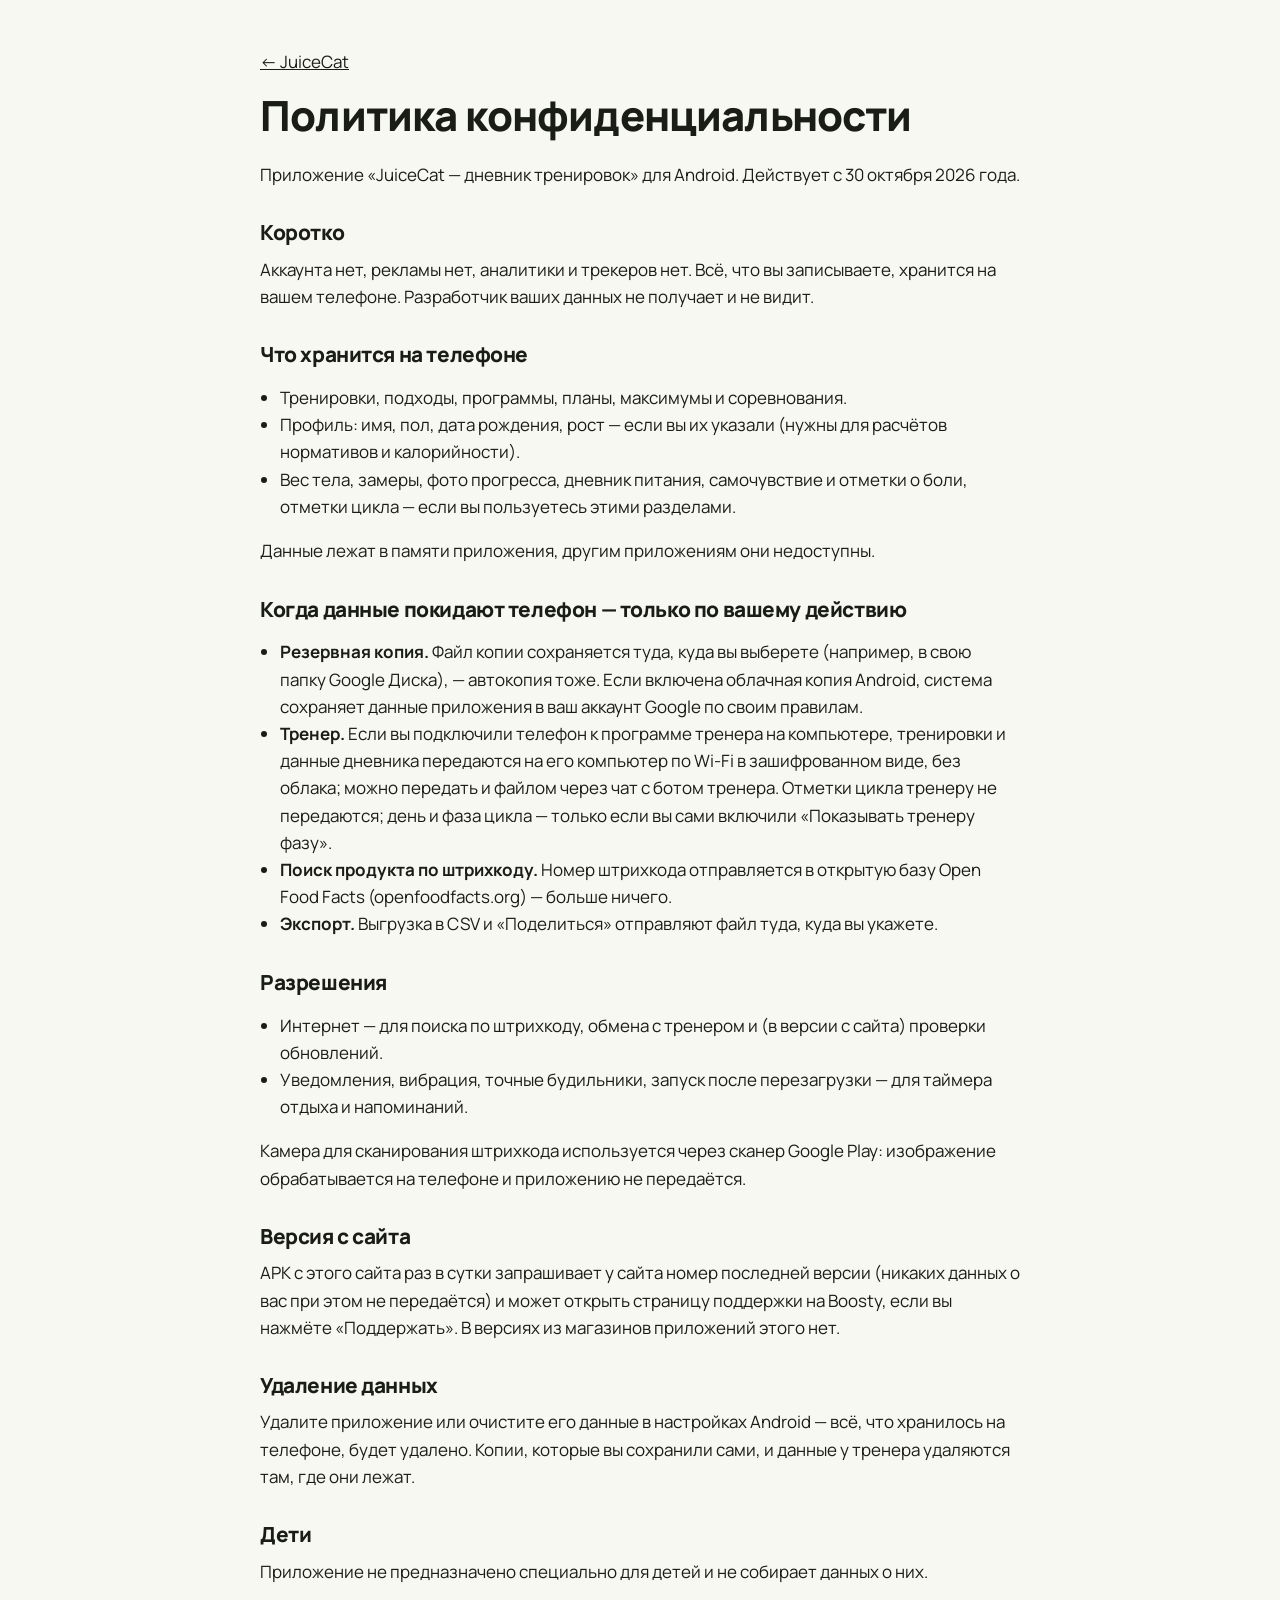
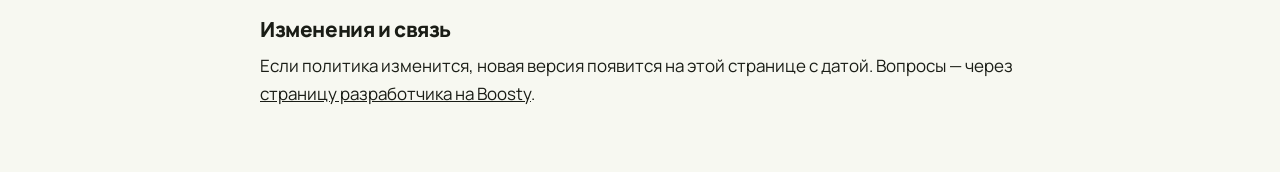
<file: privacy.html>
<!doctype html>
<html lang="ru">
<head>
  <meta charset="utf-8">
  <meta name="viewport" content="width=device-width, initial-scale=1">
  <title>JuiceCat — политика конфиденциальности</title>
  <meta name="description" content="Какие данные хранит дневник тренировок JuiceCat, куда и когда они передаются.">
  <meta name="theme-color" content="#11140f">
  <link rel="preconnect" href="https://fonts.googleapis.com">
  <link rel="preconnect" href="https://fonts.gstatic.com" crossorigin>
  <link href="https://fonts.googleapis.com/css2?family=Manrope:wght@400;500;600;700;800&display=swap" rel="stylesheet">
  <link rel="stylesheet" href="styles.css?v=10">
  <style>
    .policy { max-width: 760px; }
    .policy h1 { font-size: clamp(1.9rem, 4vw, 2.6rem); }
    .policy h2 { font-size: 1.3rem; margin-top: 1.6em; }
    .policy p, .policy li { line-height: 1.6; }
    .policy ul { padding-left: 1.2em; }
  </style>
</head>
<body>
  <main class="section">
    <div class="wrap policy">
      <p><a href="index-users.html">← JuiceCat</a></p>
      <h1>Политика конфиденциальности</h1>
      <p>Приложение «JuiceCat — дневник тренировок» для Android. Действует с 30 октября 2026 года.</p>

      <h2>Коротко</h2>
      <p>Аккаунта нет, рекламы нет, аналитики и трекеров нет. Всё, что вы записываете, хранится на вашем телефоне.
        Разработчик ваших данных не получает и не видит.</p>

      <h2>Что хранится на телефоне</h2>
      <ul>
        <li>Тренировки, подходы, программы, планы, максимумы и соревнования.</li>
        <li>Профиль: имя, пол, дата рождения, рост — если вы их указали (нужны для расчётов нормативов и калорийности).</li>
        <li>Вес тела, замеры, фото прогресса, дневник питания, самочувствие и отметки о боли, отметки цикла — если вы
          пользуетесь этими разделами.</li>
      </ul>
      <p>Данные лежат в памяти приложения, другим приложениям они недоступны.</p>

      <h2>Когда данные покидают телефон — только по вашему действию</h2>
      <ul>
        <li><strong>Резервная копия.</strong> Файл копии сохраняется туда, куда вы выберете (например, в свою папку Google
          Диска), — автокопия тоже. Если включена облачная копия Android, система сохраняет данные приложения в ваш
          аккаунт Google по своим правилам.</li>
        <li><strong>Тренер.</strong> Если вы подключили телефон к программе тренера на компьютере, тренировки и данные
          дневника передаются на его компьютер по Wi‑Fi в зашифрованном виде, без облака; можно передать и файлом через
          чат с ботом тренера. Отметки цикла тренеру не передаются; день и фаза цикла — только если вы сами включили
          «Показывать тренеру фазу».</li>
        <li><strong>Поиск продукта по штрихкоду.</strong> Номер штрихкода отправляется в открытую базу Open Food Facts
          (openfoodfacts.org) — больше ничего.</li>
        <li><strong>Экспорт.</strong> Выгрузка в CSV и «Поделиться» отправляют файл туда, куда вы укажете.</li>
      </ul>

      <h2>Разрешения</h2>
      <ul>
        <li>Интернет — для поиска по штрихкоду, обмена с тренером и (в версии с сайта) проверки обновлений.</li>
        <li>Уведомления, вибрация, точные будильники, запуск после перезагрузки — для таймера отдыха и напоминаний.</li>
      </ul>
      <p>Камера для сканирования штрихкода используется через сканер Google Play: изображение обрабатывается на
        телефоне и приложению не передаётся.</p>

      <h2>Версия с сайта</h2>
      <p>APK с этого сайта раз в сутки запрашивает у сайта номер последней версии (никаких данных о вас при этом не
        передаётся) и может открыть страницу поддержки на Boosty, если вы нажмёте «Поддержать». В версиях из магазинов
        приложений этого нет.</p>

      <h2>Удаление данных</h2>
      <p>Удалите приложение или очистите его данные в настройках Android — всё, что хранилось на телефоне, будет удалено.
        Копии, которые вы сохранили сами, и данные у тренера удаляются там, где они лежат.</p>

      <h2>Дети</h2>
      <p>Приложение не предназначено специально для детей и не собирает данных о них.</p>

      <h2>Изменения и связь</h2>
      <p>Если политика изменится, новая версия появится на этой странице с датой. Вопросы — через
        <a href="https://boosty.to/nikolassm" target="_blank" rel="noopener">страницу разработчика на Boosty</a>.</p>
    </div>
  </main>
</body>
</html>
</file>
<file: styles.css>
/* JuiceCat — лэндинг. Цвета — из темы приложения (лайм на тёмно-зелёном). */
:root {
  --bg: #11140f;
  --bg-alt: #161a13;
  --surface: #1c2119;
  --surface-2: #252b21;
  --line: #2f3729;
  --text: #e3e5dc;
  --muted: #a3ab98;
  --primary: #c5f36a;
  --on-primary: #1f3600;
  --primary-soft: #33480f;
  --tertiary: #9cd3dd;
  --danger: #ffb4ab;
  --radius: 20px;
  --radius-sm: 12px;
  --wrap: 1160px;
  --shadow: 0 30px 80px -30px rgba(0, 0, 0, .6);
  color-scheme: dark;
}

@media (prefers-color-scheme: light) {
  :root:not([data-theme="dark"]) {
    --bg: #f7f8f1;
    --bg-alt: #eef0e5;
    --surface: #ffffff;
    --surface-2: #eef1e6;
    --line: #d9ddcd;
    --text: #1a1d16;
    --muted: #5a6250;
    --primary: #4a6a12;
    --on-primary: #ffffff;
    --primary-soft: #d8fa94;
    --tertiary: #23656f;
    --shadow: 0 30px 80px -40px rgba(30, 40, 10, .35);
    color-scheme: light;
  }
}
:root[data-theme="light"] {
  --bg: #f7f8f1;
  --bg-alt: #eef0e5;
  --surface: #ffffff;
  --surface-2: #eef1e6;
  --line: #d9ddcd;
  --text: #1a1d16;
  --muted: #5a6250;
  --primary: #4a6a12;
  --on-primary: #ffffff;
  --primary-soft: #d8fa94;
  --tertiary: #23656f;
  --shadow: 0 30px 80px -40px rgba(30, 40, 10, .35);
  color-scheme: light;
}

* { box-sizing: border-box; }
html { scroll-behavior: smooth; }
body {
  margin: 0;
  font-family: "Manrope", system-ui, -apple-system, "Segoe UI", Roboto, sans-serif;
  font-size: 17px;
  line-height: 1.6;
  color: var(--text);
  background: var(--bg);
  -webkit-font-smoothing: antialiased;
}
img, svg { display: block; max-width: 100%; }
a { color: inherit; }
h1, h2, h3 { line-height: 1.15; margin: 0 0 .5em; letter-spacing: -.02em; text-wrap: balance; }
h1 { font-size: clamp(2.3rem, 5.4vw, 4rem); font-weight: 800; }
h2 { font-size: clamp(1.8rem, 3.6vw, 2.7rem); font-weight: 800; }
h3 { font-size: 1.2rem; font-weight: 700; }
p { margin: 0 0 1em; }
.wrap { width: min(var(--wrap), 100% - 32px); margin-inline: auto; }
.accent { color: var(--primary); }
.eyebrow {
  text-transform: uppercase; letter-spacing: .14em; font-size: .78rem; font-weight: 700;
  color: var(--primary); margin-bottom: .8em;
}
.lead { font-size: 1.15rem; color: var(--muted); max-width: 34em; }

.skip {
  position: absolute; left: -999px; top: 8px; z-index: 100;
  background: var(--primary); color: var(--on-primary); padding: 8px 14px; border-radius: 8px;
}
.skip:focus { left: 8px; }
:focus-visible { outline: 3px solid var(--primary); outline-offset: 3px; border-radius: 6px; }

/* ---------------------------------------------------------------- Кнопки */
.btn {
  display: inline-flex; align-items: center; justify-content: center; gap: .5em;
  background: var(--primary); color: var(--on-primary);
  font-weight: 700; text-decoration: none; border: 0; cursor: pointer;
  padding: .9em 1.5em; border-radius: 999px; font-size: 1rem;
  transition: transform .15s ease, box-shadow .2s ease, background .2s ease;
  box-shadow: 0 10px 30px -12px color-mix(in srgb, var(--primary) 70%, transparent);
}
.btn:hover { transform: translateY(-2px); }
.btn:active { transform: translateY(0); }
.btn--ghost { background: transparent; color: var(--text); box-shadow: inset 0 0 0 2px var(--line); }
.btn--ghost:hover { box-shadow: inset 0 0 0 2px var(--primary); }
.btn--small { padding: .55em 1.1em; font-size: .9rem; box-shadow: none; }
.btn--big { font-size: 1.15rem; padding: 1.05em 2em; }
.btn--block { width: 100%; margin-top: 10px; }
.btn[aria-disabled="true"] { opacity: .55; cursor: default; transform: none; }

/* ---------------------------------------------------------------- Шапка */
.nav {
  position: sticky; top: env(safe-area-inset-top, 0px); z-index: 50;
  background: color-mix(in srgb, var(--bg) 82%, transparent);
  backdrop-filter: saturate(140%) blur(14px);
  border-bottom: 1px solid transparent;
  transition: border-color .2s;
}
.nav.is-scrolled { border-bottom-color: var(--line); }
.nav__inner { display: flex; align-items: center; gap: 24px; height: 68px; }
.brand { display: flex; align-items: center; gap: 10px; font-weight: 800; text-decoration: none; white-space: nowrap; }
.brand__logo {
  width: 34px; height: 34px; border-radius: 10px; background: var(--primary-soft);
  display: grid; place-items: center;
}
.brand__logo svg { width: 26px; fill: var(--primary); }
.nav__links { display: flex; gap: 22px; margin-left: auto; }
.nav__links a { text-decoration: none; color: var(--muted); font-weight: 600; font-size: .95rem; }
.nav__links a:hover { color: var(--text); }
.theme-toggle {
  flex: none; width: 40px; height: 40px; border-radius: 12px; border: 0; padding: 0; cursor: pointer;
  display: grid; place-items: center; background: transparent; color: var(--text);
  box-shadow: inset 0 0 0 2px var(--line); transition: box-shadow .2s;
}
.theme-toggle:hover { box-shadow: inset 0 0 0 2px var(--primary); }
.theme-toggle svg { width: 20px; height: 20px; fill: none; stroke: currentColor; stroke-width: 2; stroke-linecap: round; stroke-linejoin: round; }
/* Показываем тему, на которую переключит нажатие: в тёмной — солнце, в светлой — луна. */
.theme-toggle__moon { display: none; }
:root[data-theme="light"] .theme-toggle__moon { display: block; }
:root[data-theme="light"] .theme-toggle__sun { display: none; }
@media (prefers-color-scheme: light) {
  :root:not([data-theme="dark"]) .theme-toggle__moon { display: block; }
  :root:not([data-theme="dark"]) .theme-toggle__sun { display: none; }
}
.nav .theme-toggle + .btn { margin-left: -12px; }
@media (max-width: 860px) {
  .nav__links { display: none; }
  .nav__inner { gap: 20px; }
  .theme-toggle { margin-left: auto; }
}
@media (max-width: 400px) {
  .nav__inner { gap: 10px; }
  .nav .theme-toggle + .btn { margin-left: -4px; }
  .nav .btn--small { padding-inline: .9em; }
  .brand { font-size: .95rem; }
}

/* ---------------------------------------------------------------- Первый экран */
.hero { position: relative; overflow: hidden; padding: 32px 0 40px; }
.hero::before {
  content: ""; position: absolute; inset: -30% -10% auto auto; width: 900px; height: 900px;
  background: radial-gradient(closest-side, color-mix(in srgb, var(--primary) 22%, transparent), transparent 70%);
  pointer-events: none;
}
.hero__grid { display: grid; grid-template-columns: 1.1fr .9fr; gap: 48px; align-items: center; position: relative; }
.hero__cta { display: flex; flex-wrap: wrap; gap: 12px; margin: 28px 0 22px; }
.hero__chips { display: flex; flex-wrap: wrap; gap: 8px; list-style: none; padding: 0; margin: 0; }
.hero__chips li {
  font-size: .85rem; font-weight: 600; color: var(--muted);
  border: 1px solid var(--line); padding: .35em .9em; border-radius: 999px;
}
.hero__phone { display: grid; justify-items: center; gap: 18px; }
@media (max-width: 900px) {
  .hero__grid { grid-template-columns: 1fr; }
  .hero { padding-top: 16px; }
}

/* ---------------------------------------------------------------- Телефон */
.phone {
  position: relative; width: 300px; max-width: 100%; aspect-ratio: 9 / 19;
  background: #0d100b; border-radius: 42px; padding: 14px;
  box-shadow: var(--shadow), inset 0 0 0 2px #2c3326, 0 0 0 8px #1a1f16;
  overflow: hidden; color: #e3e5dc;
  transform: rotate(-2deg);
}
.phone__notch {
  position: absolute; top: 10px; left: 50%; transform: translateX(-50%);
  width: 90px; height: 22px; background: #000; border-radius: 0 0 14px 14px; z-index: 2;
}
.screen {
  position: absolute; inset: 14px; padding: 34px 12px 12px; border-radius: 30px;
  background: #121510; opacity: 0; transform: translateY(12px) scale(.98);
  transition: opacity .45s ease, transform .45s ease; pointer-events: none;
  display: flex; flex-direction: column; gap: 10px; font-size: 12.5px; line-height: 1.45;
}
.screen.is-active { opacity: 1; transform: none; }
.scr-top { display: flex; align-items: center; gap: 10px; padding: 2px 4px 4px; }
.scr-back { color: #a3ab98; font-size: 16px; }
.scr-title { font-weight: 700; font-size: 15px; }
.scr-title--big { font-size: 22px; font-weight: 800; }
.scr-timer { font-size: 26px; font-weight: 800; color: #c5f36a; font-variant-numeric: tabular-nums; line-height: 1.1; }
.scr-sub { color: #a3ab98; font-size: 11px; }
.card { background: #1c2119; border-radius: 16px; padding: 12px; }
.card--hi { box-shadow: inset 0 0 0 1.5px #c5f36a55; }
.card__title { font-weight: 700; font-size: 13.5px; margin-bottom: 2px; }
.card__meta { color: #a3ab98; font-size: 11.5px; }
.card__meta.accent { color: #c5f36a; }
.scr-progress { height: 3px; background: #252b21; margin: -6px -12px 0; }
.scr-progress i { display: block; height: 100%; background: #c5f36a; }
.card--cur { box-shadow: inset 0 0 0 1px #6b7f45; display: flex; flex-direction: column; gap: 6px; }
.card--cur .card__meta { margin-top: -6px; }
.w-done-row {
  display: grid; grid-template-columns: 20px 1fr auto; align-items: center; gap: 8px;
  background: #2a3a12; border-radius: 10px; padding: 6px 8px; font-weight: 600; font-variant-numeric: tabular-nums;
}
.w-badge, .w-num {
  width: 20px; height: 20px; border-radius: 50%; display: grid; place-items: center; font-size: 11px; font-weight: 800;
}
.w-badge { background: #c5f36a; color: #1f3600; }
.w-chev { color: #c5f36a; font-weight: 800; }
.w-cur-set { box-shadow: inset 0 0 0 1.5px #c5f36a; border-radius: 12px; padding: 7px 8px 8px; display: grid; grid-template-columns: minmax(0, 1fr); gap: 7px; }
.w-cur-set__row { display: flex; align-items: center; gap: 8px; font-weight: 600; font-variant-numeric: tabular-nums; }
.w-num { box-shadow: inset 0 0 0 1.5px #c5f36a; color: #c5f36a; }
.w-steps { display: grid; grid-template-columns: minmax(0, 1fr) minmax(0, 1fr); gap: 6px; }
.w-step {
  display: flex; align-items: center; justify-content: space-between; background: #252b21; border-radius: 10px;
  padding: 7px 9px; font-variant-numeric: tabular-nums;
}
.w-step span { color: #c5f36a; font-size: 15px; line-height: 1; }
.w-step b { font-size: 14px; }
.w-plates-row {
  display: flex; align-items: center; gap: 8px; background: #252b21; border-radius: 10px; padding: 6px 9px;
  font-variant-numeric: tabular-nums;
}
.w-plates-row b { white-space: nowrap; font-size: 11px; }
.w-plates-row__label { flex: 1; min-width: 0; overflow: hidden; text-overflow: ellipsis; font-size: 11px; white-space: nowrap; color: #a3ab98; }
.w-plates { display: flex; align-items: center; gap: 2px; }
.w-plates i { display: block; width: 4px; border-radius: 2px; }
.w-plates .w-p20 { height: 18px; background: #c5f36a; }
.w-plates .w-p5 { height: 12px; background: #9cb86a; }
.w-plates .w-p125 { height: 9px; background: #7f9460; }
.w-plates .w-bar { width: 10px; height: 3px; background: #5c6556; }
.w-add-set { text-align: center; color: #c5f36a; font-weight: 600; }
.w-ex-row {
  display: grid; grid-template-columns: 26px minmax(0, 1fr) auto; align-items: center; gap: 8px;
  background: #1c2119; border-radius: 14px; padding: 7px 10px; font-weight: 600;
}
.w-mini {
  width: 26px; height: 26px; border-radius: 50%; box-shadow: inset 0 0 0 2.5px #303630;
  display: grid; place-items: center; font-size: 8.5px; color: #a3ab98;
}
.w-ex-row > span:nth-child(2) { white-space: nowrap; overflow: hidden; text-overflow: ellipsis; }
.w-ex-row__next { color: #a3ab98; font-weight: 400; font-size: 11.5px; font-variant-numeric: tabular-nums; }
.w-bottom-bar { margin-top: auto; display: flex; gap: 6px; }
.w-main-btn {
  flex: 1; display: grid; place-items: center; background: #c5f36a; color: #1f3600; border-radius: 14px;
  font-weight: 700; min-height: 46px;
}
.w-rest-pill {
  position: relative; overflow: hidden; width: 74px; display: flex; flex-direction: column; align-items: center;
  justify-content: center; background: #33480f; box-shadow: inset 0 0 0 1.5px #c5f36a; border-radius: 14px;
}
.w-rest-pill b { color: #c5f36a; font-size: 17px; font-weight: 800; line-height: 1.1; font-variant-numeric: tabular-nums; }
.w-rest-pill small { color: #c9d8a8; font-size: 9.5px; }
.w-rest-pill__bar { position: absolute; left: 0; right: 0; bottom: 0; height: 3px; }
.w-rest-pill__bar i { display: block; height: 100%; width: 75%; background: #c5f36a; transition: width 1s linear; }
.progress { height: 6px; background: #252b21; border-radius: 6px; margin-top: 10px; overflow: hidden; }
.progress i { display: block; height: 100%; background: #c5f36a; }
.ring {
  --p: .5; width: 128px; height: 128px; margin: 10px auto; border-radius: 50%;
  background: conic-gradient(#c5f36a calc(var(--p) * 360deg), #252b21 0);
  display: grid; place-items: center;
}
.ring > div { width: 104px; height: 104px; border-radius: 50%; background: #1c2119; display: grid; place-content: center; text-align: center; }
.ring b { font-size: 22px; }
.ring small { color: #a3ab98; font-size: 10px; }
.macros { display: flex; justify-content: space-between; gap: 6px; font-size: 10.5px; color: #a3ab98; }
.macros b { color: #e3e5dc; }
.spark { width: 100%; height: 50px; margin: 6px 0; }
.spark polyline { fill: none; stroke: #c5f36a; stroke-width: 3; stroke-linecap: round; stroke-linejoin: round; }
.search { background: #252b21; border-radius: 12px; padding: 9px 12px; color: #e3e5dc; }
.chips { display: flex; flex-wrap: wrap; gap: 5px; margin-top: 8px; }
.chips span { border: 1px solid #3a4334; border-radius: 8px; padding: 3px 8px; font-size: 11px; }

.phone-tabs { display: flex; flex-wrap: wrap; justify-content: center; gap: 6px; }
.phone-tabs button {
  font: inherit; font-size: .85rem; font-weight: 600; cursor: pointer;
  color: var(--muted); background: transparent; border: 1px solid var(--line);
  border-radius: 999px; padding: .4em .95em;
}
.phone-tabs button[aria-selected="true"] { color: var(--on-primary); background: var(--primary); border-color: var(--primary); }

/* ---------------------------------------------------------------- Цифры */
.numbers { border-block: 1px solid var(--line); background: var(--bg-alt); padding: 36px 0; }
.numbers__grid { display: grid; grid-template-columns: repeat(6, 1fr); gap: 20px; }
.num b { display: block; font-size: clamp(1.8rem, 3vw, 2.5rem); font-weight: 800; color: var(--primary); font-variant-numeric: tabular-nums; }
.num span { font-size: .88rem; color: var(--muted); line-height: 1.4; display: block; }
@media (max-width: 960px) { .numbers__grid { grid-template-columns: repeat(3, 1fr); } }
@media (max-width: 520px) { .numbers__grid { grid-template-columns: repeat(2, 1fr); } }

/* ---------------------------------------------------------------- Секции */
.section { padding: 48px 0; }
.section--alt { background: var(--bg-alt); }
.features { display: grid; grid-template-columns: repeat(3, 1fr); gap: 18px; margin-top: 36px; }
@media (max-width: 1000px) { .features { grid-template-columns: repeat(2, 1fr); } }
@media (max-width: 640px) { .features { grid-template-columns: 1fr; } }
.feature {
  background: var(--surface); border: 1px solid var(--line); border-radius: var(--radius);
  padding: 26px; transition: transform .25s ease, border-color .25s ease;
}
.feature:hover { transform: translateY(-4px); border-color: color-mix(in srgb, var(--primary) 50%, var(--line)); }
.feature__icon {
  width: 46px; height: 46px; border-radius: 14px; background: var(--primary-soft);
  display: grid; place-items: center; margin-bottom: 14px; color: var(--primary);
}
.feature__icon svg { width: 24px; height: 24px; fill: none; stroke: currentColor; stroke-width: 2; stroke-linecap: round; stroke-linejoin: round; }
.feature ul { margin: 0; padding-left: 1.1em; color: var(--muted); font-size: .95rem; }
.feature li { margin: .35em 0; }
.feature li::marker { color: var(--primary); }

.steps { list-style: none; padding: 0; margin: 36px 0 0; display: grid; grid-template-columns: repeat(3, 1fr); gap: 18px; counter-reset: s; }
@media (max-width: 820px) { .steps { grid-template-columns: 1fr; } }
.step { background: var(--surface); border: 1px solid var(--line); border-radius: var(--radius); padding: 26px; }
.step p { color: var(--muted); margin: 0; }
.step__n {
  display: inline-grid; place-items: center; width: 40px; height: 40px; border-radius: 50%;
  background: var(--primary); color: var(--on-primary); font-weight: 800; margin-bottom: 14px;
}

/* ---------------------------------------------------------------- Калькулятор */
.try { display: grid; grid-template-columns: .9fr 1.1fr; gap: 48px; align-items: start; }
@media (max-width: 900px) { .try { grid-template-columns: 1fr; } }
.try__text p { color: var(--muted); }
.calc {
  background: var(--surface); border: 1px solid var(--line); border-radius: var(--radius);
  padding: 26px; display: grid; gap: 18px; box-shadow: var(--shadow);
}
.calc__row { display: grid; grid-template-columns: 1fr 1fr; gap: 14px; }
.calc label { display: grid; gap: 6px; font-weight: 600; font-size: .9rem; color: var(--muted); }
.calc input[type="number"] {
  font: inherit; font-size: 1.3rem; font-weight: 700; color: var(--text);
  background: var(--surface-2); border: 1.5px solid var(--line); border-radius: var(--radius-sm);
  padding: .55em .7em; width: 100%;
}
.calc input[type="number"]:focus { border-color: var(--primary); outline: none; }
.calc__rpe { border: 0; padding: 0; margin: 0; }
.calc__rpe legend { font-weight: 600; font-size: .9rem; color: var(--muted); margin-bottom: 6px; }
.seg { display: flex; gap: 6px; flex-wrap: wrap; }
.seg label { display: block; }
.seg input { position: absolute; opacity: 0; pointer-events: none; }
.seg span {
  display: inline-block; min-width: 48px; text-align: center; cursor: pointer;
  border: 1.5px solid var(--line); border-radius: 999px; padding: .4em .9em; font-weight: 700; color: var(--text);
}
.seg input:checked + span { background: var(--primary); color: var(--on-primary); border-color: var(--primary); }
.seg input:focus-visible + span { outline: 3px solid var(--primary); outline-offset: 2px; }
.calc__out { display: flex; align-items: baseline; gap: 12px; flex-wrap: wrap; }
.calc__big { font-size: clamp(2.4rem, 5vw, 3.4rem); font-weight: 800; color: var(--primary); font-variant-numeric: tabular-nums; line-height: 1; }
.calc__hint { color: var(--muted); }
.calc__table { display: grid; grid-template-columns: repeat(4, 1fr); gap: 8px; }
@media (max-width: 480px) { .calc__table { grid-template-columns: repeat(2, 1fr); } }
.calc__cell { background: var(--surface-2); border-radius: var(--radius-sm); padding: 10px 12px; }
.calc__cell b { display: block; font-size: 1.15rem; font-variant-numeric: tabular-nums; }
.calc__cell span { color: var(--muted); font-size: .8rem; }
.calc__note { color: var(--muted); font-size: .85rem; margin: 0; }

/* ---------------------------------------------------------------- Принципы и вопросы */
.principles { display: grid; grid-template-columns: repeat(4, 1fr); gap: 18px; margin-top: 36px; }
@media (max-width: 1000px) { .principles { grid-template-columns: repeat(2, 1fr); } }
@media (max-width: 560px) { .principles { grid-template-columns: 1fr; } }
.principle { border-top: 3px solid var(--primary); padding-top: 16px; }
.principle p { color: var(--muted); margin: 0; font-size: .95rem; }

/* ---------------------------------------------------------------- Экраны */
.shots {
  display: flex; gap: 20px; overflow-x: auto; scroll-snap-type: x mandatory;
  padding: 12px 4px 20px; margin: 20px -4px 0; scrollbar-width: none;
}
/* Прокрутка вбок — свайпом, без полосы. */
.shots::-webkit-scrollbar { display: none; }
.shot { flex: 0 0 min(240px, 72vw); scroll-snap-align: center; margin: 0; }
.shot img {
  width: 100%; height: auto; border-radius: 26px; background: #11140f;
  box-shadow: var(--shadow), 0 0 0 6px #1a1f16;
}
.shot figcaption { margin-top: 18px; font-weight: 700; }
.shot figcaption span { display: block; color: var(--muted); font-weight: 400; font-size: .92rem; line-height: 1.45; }
.shots__note { color: var(--muted); font-size: .9rem; margin: 0; }
/* Тема снимков: по умолчанию — как у сайта; переключатель под снимками задаёт свою (data-shots). */
.shot__img--light { display: none; }
@media (prefers-color-scheme: light) {
  :root:not([data-theme="dark"]) .shots:not([data-shots]) .shot__img--dark { display: none; }
  :root:not([data-theme="dark"]) .shots:not([data-shots]) .shot__img--light { display: block; }
}
:root[data-theme="light"] .shots:not([data-shots]) .shot__img--dark { display: none; }
:root[data-theme="light"] .shots:not([data-shots]) .shot__img--light { display: block; }
.shots[data-shots="light"] .shot__img--dark { display: none; }
.shots[data-shots="light"] .shot__img--light { display: block; }
.shots__switch { display: flex; flex-wrap: wrap; align-items: center; gap: 6px; margin: 0 0 14px; }
.shots__switch span { color: var(--muted); font-size: .9rem; margin-right: 4px; }
.shots__switch button {
  font: inherit; font-size: .85rem; font-weight: 600; cursor: pointer; min-height: 40px;
  color: var(--muted); background: transparent; border: 1px solid var(--line);
  border-radius: 999px; padding: .4em 1.1em;
}
.shots__switch button[aria-pressed="true"] { color: var(--on-primary); background: var(--primary); border-color: var(--primary); }
@media (min-width: 1040px) {
  .shots { display: grid; grid-template-columns: repeat(6, 1fr); gap: 16px; overflow: visible; }
}

/* ---------------------------------------------------------------- Подтверждение скачивания */
.dl-dialog {
  width: min(460px, calc(100% - 32px)); padding: 0; border: 1px solid var(--line); border-radius: var(--radius);
  background: var(--surface); color: var(--text); box-shadow: var(--shadow);
}
.dl-dialog::backdrop { background: rgba(0, 0, 0, .55); }
.dl-dialog form { padding: 24px; }
.dl-dialog h2 { font-size: 1.5rem; }
.dl-dialog p { color: var(--muted); font-size: .97rem; }
.dl-dialog__hash { font-size: .78rem !important; overflow-wrap: anywhere; }
.dl-dialog__hash code { font-size: .78rem; }
.dl-dialog__actions { display: flex; flex-wrap: wrap; justify-content: flex-end; gap: 10px; margin-top: 8px; }

.faq { max-width: 820px; }
.faq details {
  border: 1px solid var(--line); border-radius: var(--radius-sm); background: var(--surface);
  margin-top: 10px; padding: 0 20px;
}
.faq summary {
  cursor: pointer; list-style: none; font-weight: 700; padding: 18px 0; display: flex; justify-content: space-between; gap: 12px;
}
.faq summary::-webkit-details-marker { display: none; }
.faq summary::after { content: "+"; color: var(--primary); font-size: 1.4rem; line-height: 1; transition: transform .2s; }
.faq details[open] summary::after { transform: rotate(45deg); }
.faq details p { color: var(--muted); padding-bottom: 18px; margin: 0; }

/* ---------------------------------------------------------------- Призыв и подвал */
.cta { padding: 45px 0; }
.cta__inner {
  text-align: center; border-radius: 32px; padding: 64px 24px;
  background:
    radial-gradient(600px 300px at 50% 0%, color-mix(in srgb, var(--primary) 26%, transparent), transparent),
    var(--surface);
  border: 1px solid var(--line);
}
.cta__inner p { color: var(--muted); }
.cta__soon { margin-top: 14px; }
.footer { border-top: 1px solid var(--line); padding: 28px 0 40px; color: var(--muted); font-size: .88rem; }
.footer__inner { display: flex; flex-wrap: wrap; gap: 12px 28px; align-items: center; justify-content: space-between; }
.footer__note { flex: 1 1 360px; }
.footer a { text-decoration: none; font-weight: 600; }

@media (prefers-reduced-motion: reduce) {
  html { scroll-behavior: auto; }
  .screen, .btn, .feature { transition: none !important; }
  .phone { transform: none; }
}

/* ============================================================ BOTS: переписка в мессенджере */
.bots { display: grid; grid-template-columns: 1.1fr .9fr; gap: 48px; align-items: center; }
@media (max-width: 900px) { .bots { grid-template-columns: 1fr; } }
.bots .feature { margin-top: 24px; }
.bots .feature:hover { transform: none; }
.tags { display: flex; flex-wrap: wrap; gap: 8px; list-style: none; padding: 0; margin: 18px 0 0; }
.tags li {
  font-size: .85rem; font-weight: 600; color: var(--muted);
  border: 1px solid var(--line); padding: .35em .9em; border-radius: 999px;
}
.chat {
  justify-self: center; width: 100%; max-width: 400px;
  display: flex; flex-direction: column; gap: 8px; padding: 16px;
  background: var(--bg-alt); border: 1px solid var(--line); border-radius: var(--radius);
}
.chat__head { display: flex; align-items: center; gap: 10px; padding-bottom: 8px; border-bottom: 1px solid var(--line); }
.chat__head small { color: var(--muted); margin-left: auto; }
.chat__avatar {
  display: grid; place-items: center; width: 34px; height: 34px; border-radius: 50%;
  background: var(--primary); color: var(--on-primary); font-weight: 800; font-size: .8rem;
}
.chat__msg {
  align-self: flex-start; max-width: 88%; padding: 9px 12px; font-size: .92rem;
  background: var(--surface); border-radius: 14px 14px 14px 4px;
}
.chat__msg--me { align-self: flex-end; background: color-mix(in srgb, var(--primary) 24%, var(--surface)); border-radius: 14px 14px 4px 14px; }
.chat__msg--done { color: var(--muted); }
.chat__keys { display: flex; gap: 6px; }
.chat__keys span {
  flex: 1; text-align: center; padding: 7px 4px; border-radius: 10px;
  background: var(--surface); color: var(--primary); font-weight: 700; font-size: .85rem;
}
</file>
